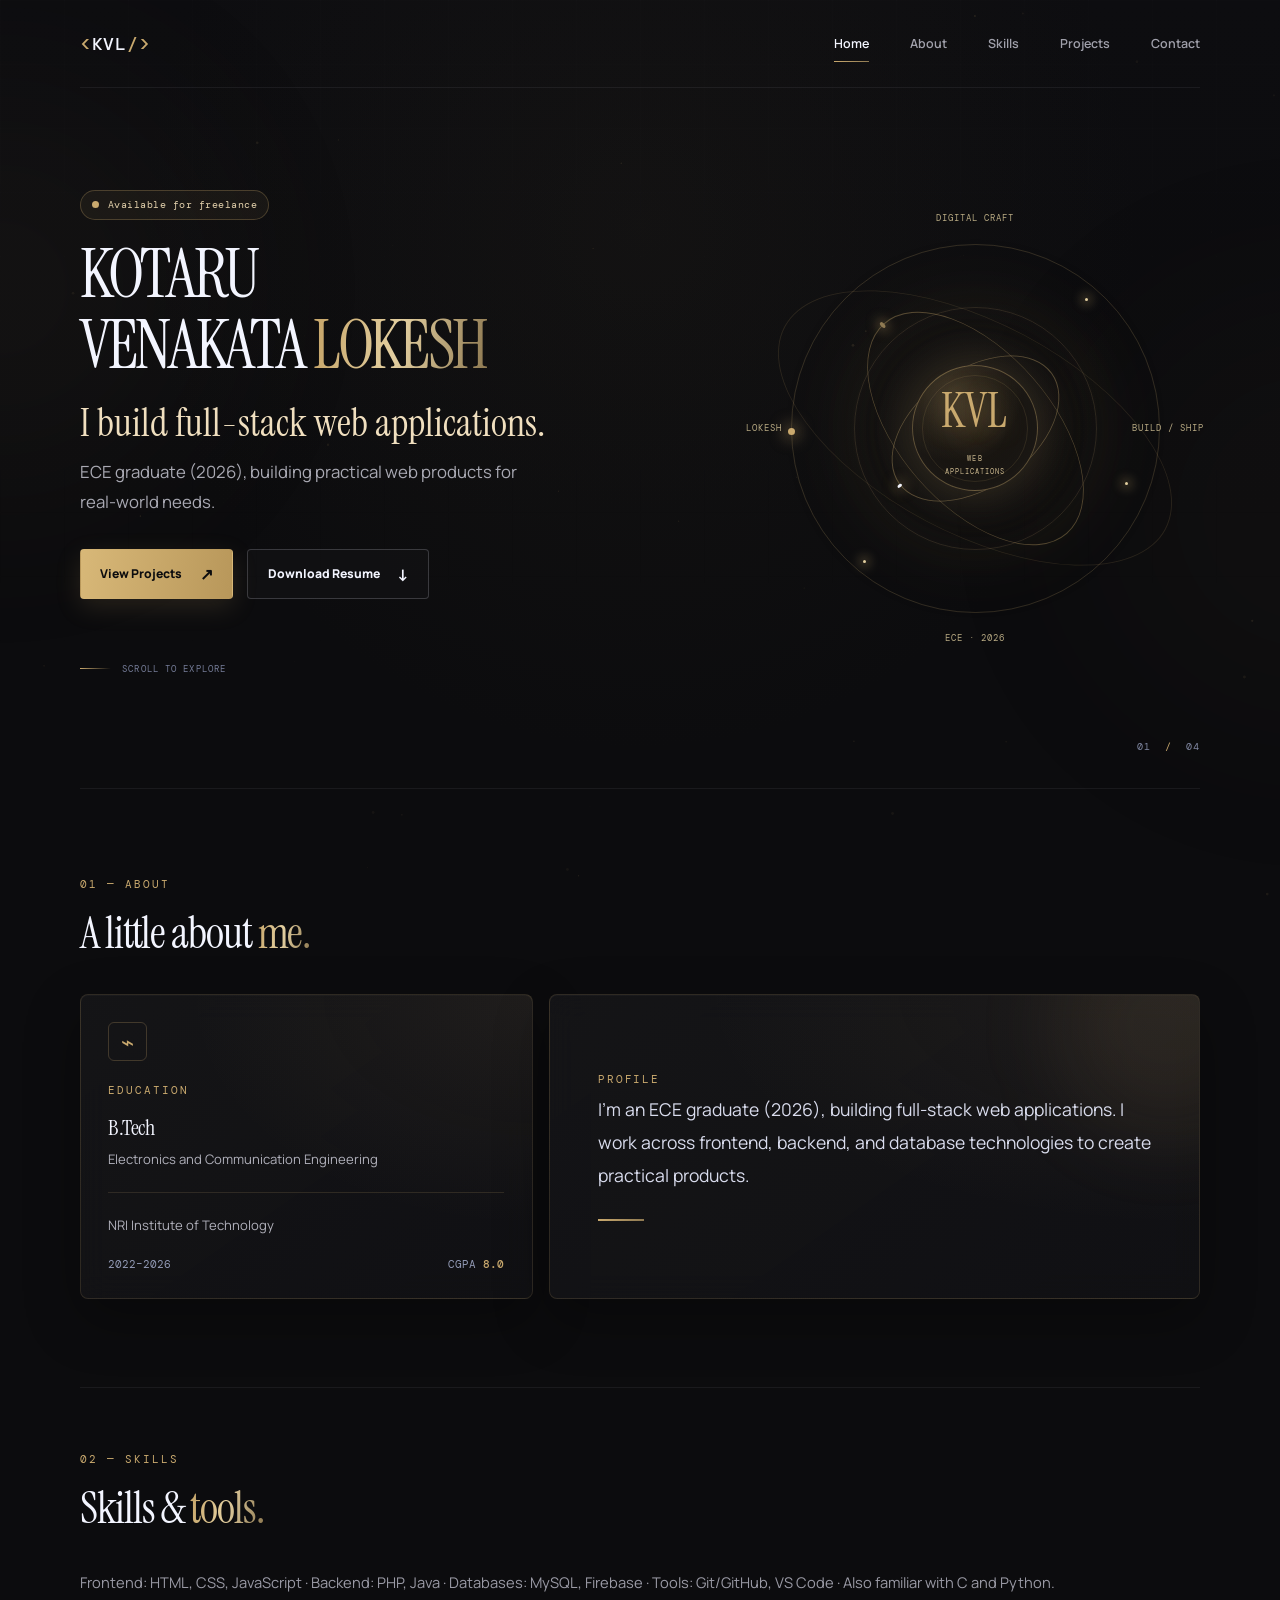
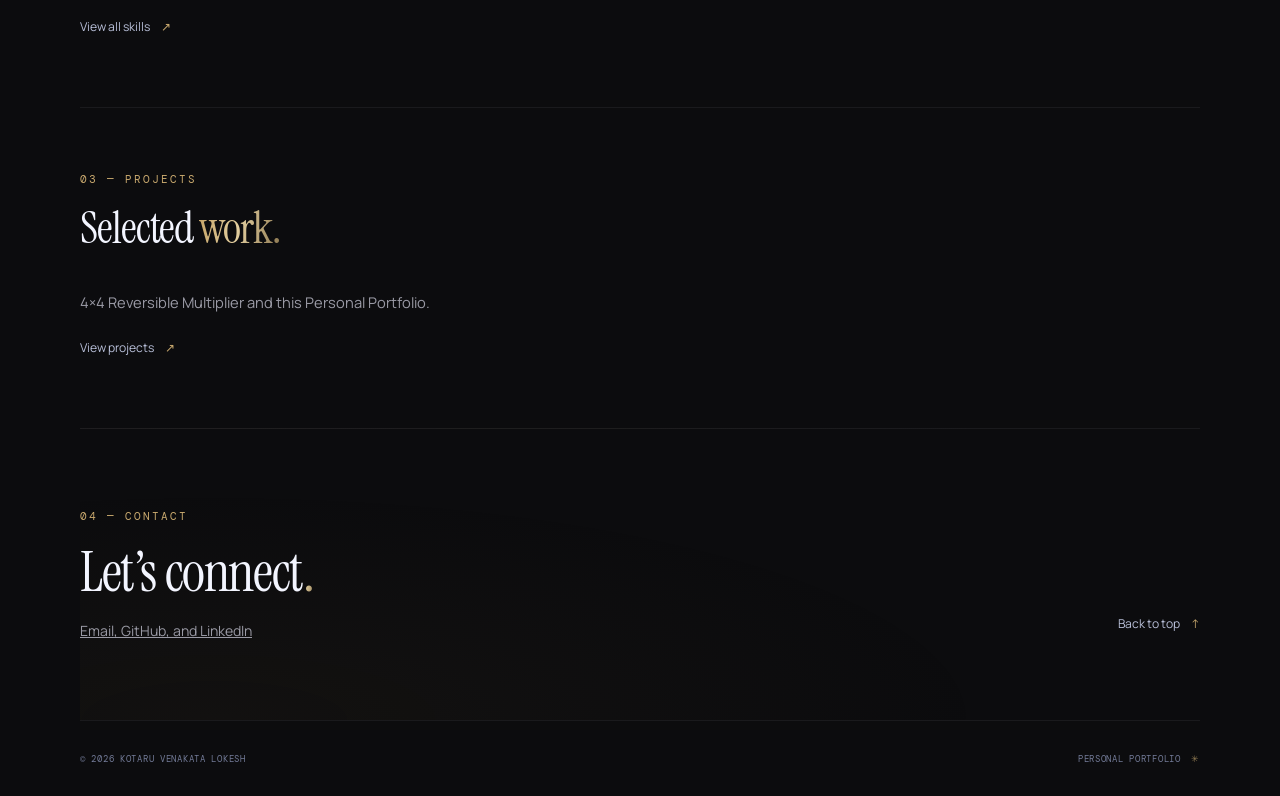
<file: index.html>
<!doctype html>
<html lang="en">
  <head>
    <meta charset="utf-8">
    <meta name="viewport" content="width=device-width, initial-scale=1">
    <title>Kotaru Venkata Lokesh | Web Developer Portfolio</title>

    <meta name="description" content="Explore the portfolio of Kotaru Venkata Lokesh, an Electronics and Communication Engineering graduate and aspiring web developer. Discover his technical skills, projects, and experience.">

    <meta name="author" content="Kotaru Venkata Lokesh">

    <meta name="robots" content="index, follow">

    <link rel="canonical" href="https://lokesh-portfoli0.netlify.app/">

    <meta property="og:title" content="Kotaru Venkata Lokesh | Developer Portfolio">

    <meta property="og:description" content="Explore my developer portfolio, technical skills, and projects.">

    <meta property="og:url" content="https://lokesh-portfoli0.netlify.app/">

    <meta property="og:type" content="website">

    <meta name="theme-color" content="#0c0c0e">
    <link
      rel="icon"
      type="image/svg+xml"
      href="data:image/svg+xml,%3Csvg xmlns='http://www.w3.org/2000/svg' viewBox='0 0 64 64'%3E%3Crect width='64' height='64' rx='14' fill='%230c0c0e'/%3E%3Ctext x='32' y='46' font-size='42' text-anchor='middle' fill='%23c9a96e' font-family='Georgia,serif'%3EK%3C/text%3E%3C/svg%3E"
    >
        <link rel="preconnect" href="https://fonts.googleapis.com">
    <link rel="preconnect" href="https://fonts.gstatic.com" crossorigin>
    <link rel="preload" href="https://fonts.googleapis.com/css2?family=DM+Mono:wght@400;500&family=Instrument+Serif&family=Manrope:wght@400;500;600;700;800&display=swap" as="style">
    <link rel="stylesheet" href="https://fonts.googleapis.com/css2?family=DM+Mono:wght@400;500&family=Instrument+Serif&family=Manrope:wght@400;500;600;700;800&display=swap" media="print" onload="this.media='all'">
    <noscript><link rel="stylesheet" href="https://fonts.googleapis.com/css2?family=DM+Mono:wght@400;500&family=Instrument+Serif&family=Manrope:wght@400;500;600;700;800&display=swap"></noscript>
    <link rel="stylesheet" href="style.css">
    
<script type="application/ld+json">
{
  "@context": "https://schema.org",
  "@type": "Person",
  "name": "Kotaru Venkata Lokesh",
  "url": "https://lokesh-portfoli0.netlify.app/",
  "jobTitle": "Aspiring Web Developer",
  "alumniOf": {
    "@type": "CollegeOrUniversity",
    "name": "NRI Institute of Technology"
  },
  "sameAs": [
    "https://github.com/lokesh-441",
    "https://www.linkedin.com/in/kotaru-venkata-lokesh-1b1a912b4"
  ]
}
</script>

    <script src="script.js" defer></script>
  </head>
  <body>
    <a class="skip-link" href="#main">Skip to content</a>
    <noscript><p class="noscript-message">JavaScript is required for the site navigation and footer. The page content remains available below.</p></noscript>
    <canvas class="ambient-canvas" aria-hidden="true"></canvas>
    <div class="background-grid" aria-hidden="true"></div>
    <div class="glow glow--blue" aria-hidden="true"></div>
    <div class="glow glow--purple" aria-hidden="true"></div>

    <div id="site-header"></div>

    <main id="main">
      <section class="hero section-shell" id="home" aria-labelledby="hero-title">
        <div class="hero__copy">
          <p class="availability-badge"><span class="availability-badge__dot"></span> Available for freelance</p>
          <h1 id="hero-title">KOTARU<br>VENAKATA <span>LOKESH</span></h1>
          <p class="hero__value">I build full-stack web applications.</p>
          <p class="hero__intro">ECE graduate (2026), building practical web products for real-world needs.</p>
          <div class="hero__actions">
            <a class="button button--primary" href="projects.html#projects">
              View Projects <span aria-hidden="true">↗</span>
            </a>
            <!-- Add resume.pdf to the site root for this download link. -->
            <a class="button button--secondary" href="resume.pdf" download>
              Download Resume <span aria-hidden="true">↓</span>
            </a>
          </div>
          <div class="hero__scroll" aria-hidden="true">
            <span class="scroll-line"></span>
            <span>SCROLL TO EXPLORE</span>
          </div>
        </div>

        <div class="hero__visual" aria-hidden="true">
          <div class="orbit orbit--outer"></div>
          <div class="orbit orbit--wide"></div>
          <div class="orbit orbit--middle"></div>
          <div class="orbit orbit--inner"></div>
          <div class="core">
            <span class="core__mark">KVL</span>
            <span class="core__caption">WEB<br>APPLICATIONS</span>
          </div>
          <span class="orbit-label orbit-label--top">DIGITAL CRAFT</span>
          <span class="orbit-label orbit-label--right">BUILD / SHIP</span>
          <span class="orbit-label orbit-label--bottom">ECE · 2026</span>
          <span class="orbit-label orbit-label--left">LOKESH</span>
          <span class="spark spark--one"></span>
          <span class="spark spark--two"></span>
          <span class="spark spark--three"></span>
        </div>

        <div class="hero__index" aria-hidden="true">01 <span>/</span> 04</div>
      </section>

      <section class="about section-shell content-section" id="about" aria-labelledby="about-title">
        <div class="section-heading">
          <p class="eyebrow">01 — ABOUT</p>
          <h2 id="about-title">A little about <span>me.</span></h2>
        </div>
        <div class="about__grid">
          <article class="info-card education-card">
            <div class="card-icon" aria-hidden="true">⌁</div>
            <p class="card-label">EDUCATION</p>
            <h3>B.Tech</h3>
            <p>Electronics and Communication Engineering</p>
            <div class="card-divider"></div>
            <p class="card-meta">NRI Institute of Technology</p>
            <div class="education-card__footer">
              <span>2022–2026</span>
              <span>CGPA <strong>8.0</strong></span>
            </div>
          </article>
          <article class="objective-card">
            <p class="card-label">PROFILE</p>
            <blockquote>
              I’m an ECE graduate (2026), building full-stack web applications.
              I work across frontend, backend, and database technologies to
              create practical products.
            </blockquote>
            <span class="objective-card__rule"></span>
          </article>
        </div>
      </section>

      <section class="minimal-section section-shell content-section" id="skills" aria-labelledby="skills-title">
        <div class="section-heading">
          <p class="eyebrow">02 — SKILLS</p>
          <h2 id="skills-title">Skills &amp; <span>tools.</span></h2>
        </div>
        <p class="section-note">
          Frontend: HTML, CSS, JavaScript · Backend: PHP, Java · Databases:
          MySQL, Firebase · Tools: Git/GitHub, VS Code · Also familiar with C and Python.
        </p>
        <a class="back-to-top" href="skills.html#skills">View all skills <span aria-hidden="true">↗</span></a>
      </section>

      <section class="minimal-section section-shell content-section" id="projects" aria-labelledby="projects-title">
        <div class="section-heading">
          <p class="eyebrow">03 — PROJECTS</p>
          <h2 id="projects-title">Selected <span>work.</span></h2>
        </div>
        <p class="section-note">4×4 Reversible Multiplier and this Personal Portfolio.</p>
        <a class="back-to-top" href="projects.html#projects">View projects <span aria-hidden="true">↗</span></a>
      </section>

      <section class="contact-section section-shell content-section" id="contact" aria-labelledby="contact-title">
        <div>
          <p class="eyebrow">04 — CONTACT</p>
          <h2 id="contact-title">Let’s connect<span>.</span></h2>
          <p class="contact-section__note"><a href="contact.html#contact">Email, GitHub, and LinkedIn</a></p>
        </div>
        <a class="back-to-top" href="#home">Back to top <span aria-hidden="true">↑</span></a>
      </section>
    </main>

    <div id="site-footer"></div>
  </body>
</html>
</file>
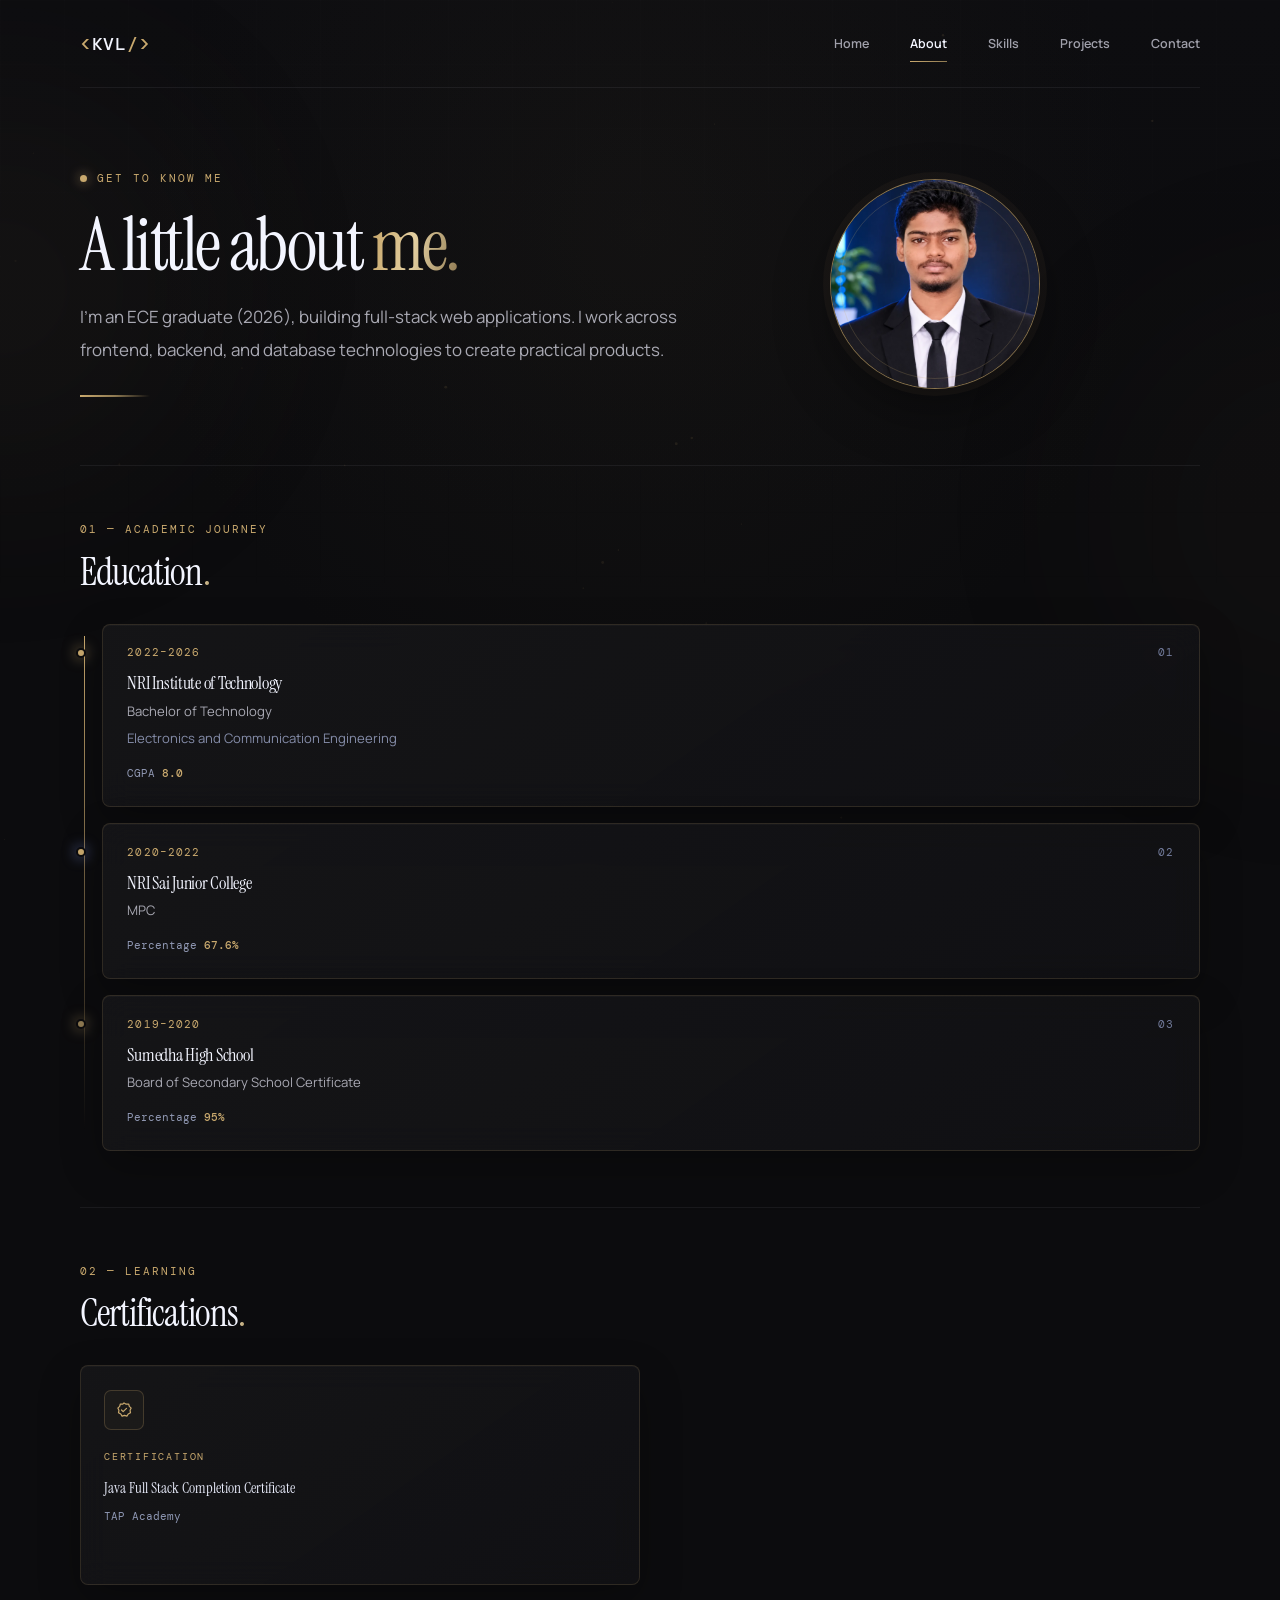
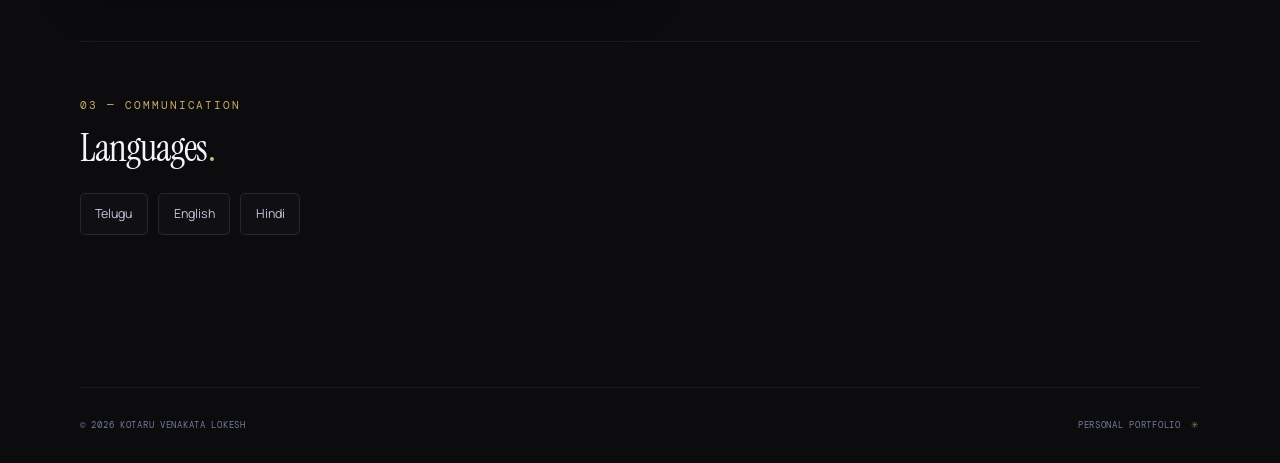
<file: about.html>
<!doctype html>
<html lang="en">
  <head>
    <meta charset="utf-8">
    <meta name="viewport" content="width=device-width, initial-scale=1">
    <meta
      name="description"
      content="Learn about Kotaru Venakata Lokesh, his education, Java Full Stack certification, and languages."
    >
    <meta name="theme-color" content="#0c0c0e">
    <meta property="og:type" content="website">
    <meta property="og:title" content="About | Kotaru Venakata Lokesh">
    <meta
      property="og:description"
      content="Learn about Kotaru Venakata Lokesh, his education, Java Full Stack certification, and languages."
    >
    <meta name="twitter:card" content="summary">
    <meta name="twitter:title" content="About | Kotaru Venakata Lokesh">
    <meta
      name="twitter:description"
      content="Learn about Kotaru Venakata Lokesh, his education, Java Full Stack certification, and languages."
    >
    <link
      rel="icon"
      type="image/svg+xml"
      href="data:image/svg+xml,%3Csvg xmlns='http://www.w3.org/2000/svg' viewBox='0 0 64 64'%3E%3Crect width='64' height='64' rx='14' fill='%230c0c0e'/%3E%3Ctext x='32' y='46' font-size='42' text-anchor='middle' fill='%23c9a96e' font-family='Georgia,serif'%3EK%3C/text%3E%3C/svg%3E"
    >
    <title>About | Kotaru Venakata Lokesh</title>
        <link rel="preconnect" href="https://fonts.googleapis.com">
    <link rel="preconnect" href="https://fonts.gstatic.com" crossorigin>
    <link rel="preload" href="https://fonts.googleapis.com/css2?family=DM+Mono:wght@400;500&family=Instrument+Serif&family=Manrope:wght@400;500;600;700;800&display=swap" as="style">
    <link rel="stylesheet" href="https://fonts.googleapis.com/css2?family=DM+Mono:wght@400;500&family=Instrument+Serif&family=Manrope:wght@400;500;600;700;800&display=swap" media="print" onload="this.media='all'">
    <noscript><link rel="stylesheet" href="https://fonts.googleapis.com/css2?family=DM+Mono:wght@400;500&family=Instrument+Serif&family=Manrope:wght@400;500;600;700;800&display=swap"></noscript>
    <link rel="stylesheet" href="style.css">
    <link rel="stylesheet" href="about.css">
    <script src="script.js" defer></script>
  </head>
  <body>
    <a class="skip-link" href="#main">Skip to content</a>
    <noscript><p class="noscript-message">JavaScript is required for the site navigation and footer. The page content remains available below.</p></noscript>
    <canvas class="ambient-canvas" aria-hidden="true"></canvas>
    <div class="background-grid" aria-hidden="true"></div>
    <div class="glow glow--blue" aria-hidden="true"></div>
    <div class="glow glow--purple" aria-hidden="true"></div>

    <div id="site-header"></div>

    <main id="main">
      <section class="about-page section-shell" id="about" aria-labelledby="about-title">
        <div class="about-intro">
          <div class="about-intro__layout">
            <div class="about-intro__copy">
              <p class="eyebrow"><span class="status-dot"></span> GET TO KNOW ME</p>
              <h1 id="about-title">A little about <span>me.</span></h1>
              <p>
                I’m an ECE graduate (2026), building full-stack web applications.
                I work across frontend, backend, and database technologies to
                create practical products.
              </p>
              <div class="about-intro__line" aria-hidden="true"></div>
            </div>
            <div class="profile-photo">
              <img
                class="profile-photo__image"
                src="profile.webp"
                alt="Kotaru Venkata Lokesh - Developer Portfolio"
                loading="eager"
                decoding="async"
              >
              <span class="profile-photo__fallback" aria-hidden="true">KVL</span>
            </div>
          </div>
        </div>

        <section class="about-block education-block" aria-labelledby="education-title">
          <div class="about-section-heading">
            <p class="eyebrow">01 — ACADEMIC JOURNEY</p>
            <h2 id="education-title">Education<span>.</span></h2>
          </div>
          <div class="education-timeline">
            <article class="timeline-entry">
              <span class="timeline-entry__marker" aria-hidden="true"></span>
              <div class="timeline-card">
                <div class="timeline-card__topline">
                  <span class="timeline-card__period">2022–2026</span>
                  <span class="timeline-card__index">01</span>
                </div>
                <h3>NRI Institute of Technology</h3>
                <p class="timeline-card__qualification">Bachelor of Technology</p>
                <p class="timeline-card__detail">Electronics and Communication Engineering</p>
                <p class="timeline-card__result">CGPA <strong>8.0</strong></p>
              </div>
            </article>
            <article class="timeline-entry">
              <span class="timeline-entry__marker" aria-hidden="true"></span>
              <div class="timeline-card">
                <div class="timeline-card__topline">
                  <span class="timeline-card__period">2020–2022</span>
                  <span class="timeline-card__index">02</span>
                </div>
                <h3>NRI Sai Junior College</h3>
                <p class="timeline-card__qualification">MPC</p>
                <p class="timeline-card__result">Percentage <strong>67.6%</strong></p>
              </div>
            </article>
            <article class="timeline-entry">
              <span class="timeline-entry__marker" aria-hidden="true"></span>
              <div class="timeline-card">
                <div class="timeline-card__topline">
                  <span class="timeline-card__period">2019–2020</span>
                  <span class="timeline-card__index">03</span>
                </div>
                <h3>Sumedha High School</h3>
                <p class="timeline-card__qualification">
                  Board of Secondary School Certificate
                </p>
                <p class="timeline-card__result">Percentage <strong>95%</strong></p>
              </div>
            </article>
          </div>
        </section>

        <section class="about-block" aria-labelledby="certifications-title">
          <div class="about-section-heading">
            <p class="eyebrow">02 — LEARNING</p>
            <h2 id="certifications-title">Certifications<span>.</span></h2>
          </div>
          <div class="certification-grid">
            <article class="certification-card">
              <span class="detail-icon" aria-hidden="true">
                <svg viewBox="0 0 24 24" fill="none">
                  <path d="M12 3.5 14.6 5l3-.2.8 2.9 2.2 2-1.3 2.7.5 3-2.7 1.4-1.6 2.5-2.9-.9-2.9.9-1.6-2.5-2.7-1.4.5-3-1.3-2.7 2.2-2 .8-2.9 3 .2L12 3.5Z" />
                  <path d="m9 12 2 2 4-4" />
                </svg>
              </span>
              <p class="card-label">CERTIFICATION</p>
              <h3>Java Full Stack Completion Certificate</h3>
              <p class="certification-card__issuer">TAP Academy</p>
            </article>
          </div>
        </section>

        <div class="about-details-grid">
          <section class="detail-panel" aria-labelledby="languages-title">
            <div class="about-section-heading">
              <p class="eyebrow">03 — COMMUNICATION</p>
              <h2 id="languages-title">Languages<span>.</span></h2>
            </div>
            <ul class="tag-list" aria-label="Languages known">
              <li>Telugu</li>
              <li>English</li>
              <li>Hindi</li>
            </ul>
          </section>
        </div>
      </section>
    </main>

    <div id="site-footer"></div>
  </body>
</html>
</file>
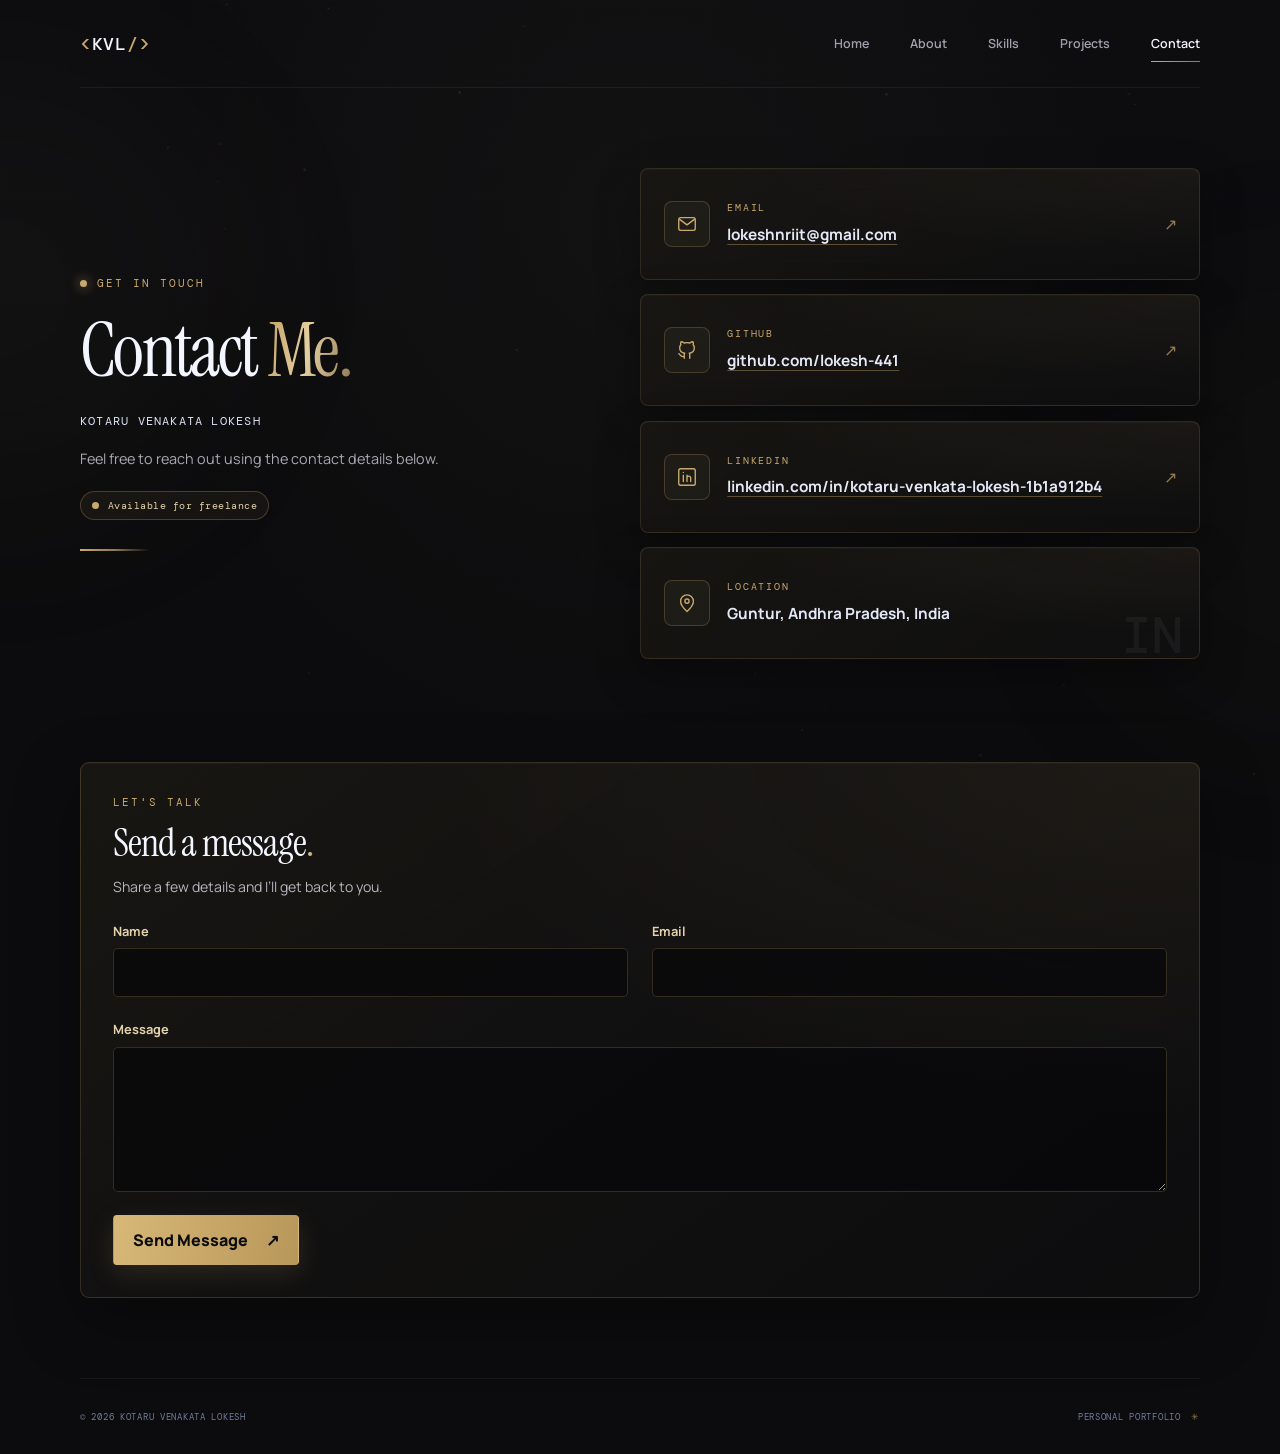
<file: contact.html>
<!doctype html>
<html lang="en">
  <head>
    <meta charset="utf-8">
    <meta name="viewport" content="width=device-width, initial-scale=1">
    <meta
      name="description"
      content="Contact Kotaru Venakata Lokesh by email, GitHub, or LinkedIn. Based in Guntur, Andhra Pradesh, India."
    >
    <meta name="theme-color" content="#0c0c0e">
    <meta property="og:type" content="website">
    <meta property="og:title" content="Contact | Kotaru Venakata Lokesh">
    <meta
      property="og:description"
      content="Contact Kotaru Venakata Lokesh by email, GitHub, or LinkedIn. Based in Guntur, Andhra Pradesh, India."
    >
    <meta name="twitter:card" content="summary">
    <meta name="twitter:title" content="Contact | Kotaru Venakata Lokesh">
    <meta
      name="twitter:description"
      content="Contact Kotaru Venakata Lokesh by email, GitHub, or LinkedIn. Based in Guntur, Andhra Pradesh, India."
    >
    <link
      rel="icon"
      type="image/svg+xml"
      href="data:image/svg+xml,%3Csvg xmlns='http://www.w3.org/2000/svg' viewBox='0 0 64 64'%3E%3Crect width='64' height='64' rx='14' fill='%230c0c0e'/%3E%3Ctext x='32' y='46' font-size='42' text-anchor='middle' fill='%23c9a96e' font-family='Georgia,serif'%3EK%3C/text%3E%3C/svg%3E"
    >
    <title>Contact | Kotaru Venakata Lokesh</title>
        <link rel="preconnect" href="https://fonts.googleapis.com">
    <link rel="preconnect" href="https://fonts.gstatic.com" crossorigin>
    <link rel="preload" href="https://fonts.googleapis.com/css2?family=DM+Mono:wght@400;500&family=Instrument+Serif&family=Manrope:wght@400;500;600;700;800&display=swap" as="style">
    <link rel="stylesheet" href="https://fonts.googleapis.com/css2?family=DM+Mono:wght@400;500&family=Instrument+Serif&family=Manrope:wght@400;500;600;700;800&display=swap" media="print" onload="this.media='all'">
    <noscript><link rel="stylesheet" href="https://fonts.googleapis.com/css2?family=DM+Mono:wght@400;500&family=Instrument+Serif&family=Manrope:wght@400;500;600;700;800&display=swap"></noscript>
    <link rel="stylesheet" href="style.css">
    <link rel="stylesheet" href="contact.css">
    <script src="script.js" defer></script>
  </head>
  <body>
    <a class="skip-link" href="#main">Skip to content</a>
    <noscript><p class="noscript-message">JavaScript is required for the site navigation and footer. The page content remains available below.</p></noscript>
    <canvas class="ambient-canvas" aria-hidden="true"></canvas>
    <div class="background-grid" aria-hidden="true"></div>
    <div class="glow glow--blue" aria-hidden="true"></div>
    <div class="glow glow--purple" aria-hidden="true"></div>

    <div id="site-header"></div>

    <main id="main">
      <section class="contact-page section-shell" id="contact" aria-labelledby="contact-title">
        <div class="contact-intro">
          <p class="eyebrow"><span class="status-dot"></span> GET IN TOUCH</p>
          <h1 id="contact-title">Contact <span>Me.</span></h1>
          <p class="contact-intro__name">KOTARU VENAKATA LOKESH</p>
          <p class="contact-intro__copy">
            Feel free to reach out using the contact details below.
          </p>
          <p class="availability-badge">
            <span class="availability-badge__dot" aria-hidden="true"></span>
            Available for freelance
          </p>
          <div class="contact-intro__line" aria-hidden="true"></div>
        </div>

        <div class="contact-cards">
          <article class="contact-card">
            <span class="contact-card__icon" aria-hidden="true">
              <svg viewBox="0 0 24 24" fill="none">
                <rect x="3" y="5" width="18" height="14" rx="2" />
                <path d="m4 7 8 6 8-6" />
              </svg>
            </span>
            <div class="contact-card__content">
              <p class="card-label">EMAIL</p>
              <a href="mailto:lokeshnriit@gmail.com">lokeshnriit@gmail.com</a>
            </div>
            <span class="contact-card__arrow" aria-hidden="true">↗</span>
          </article>

          <article class="contact-card">
            <span class="contact-card__icon" aria-hidden="true">
              <svg viewBox="0 0 24 24" fill="none"><path d="M9 19c-4.3 1.4-4.3-2.5-6-3m12 5v-3.5c0-1 .1-1.4-.5-2 2.8-.3 5.5-1.4 5.5-6a4.6 4.6 0 0 0-1.3-3.2 4.2 4.2 0 0 0-.1-3.2s-1.1-.3-3.5 1.3a12 12 0 0 0-6.2 0C6.5 2.800 5.400 3.100 5.400 3.100a4.200 4.200 0 0 0-.1 3.200A4.600 4.600 0 0 0 4 9.500c0 4.600 2.700 5.700 5.500 6-.6.600-.6 1.200-.5 2V21" /></svg>
            </span>
            <div class="contact-card__content">
              <p class="card-label">GITHUB</p>
              <a href="https://github.com/lokesh-441" target="_blank" rel="noopener noreferrer">github.com/lokesh-441</a>
            </div>
            <span class="contact-card__arrow" aria-hidden="true">↗</span>
          </article>

          <article class="contact-card">
            <span class="contact-card__icon" aria-hidden="true">
              <svg viewBox="0 0 24 24" fill="none"><rect x="3" y="3" width="18" height="18" rx="2" /><path d="M8 10v7M8 7v.01M12 17v-4a2 2 0 0 1 4 0v4M12 10v7" /></svg>
            </span>
            <div class="contact-card__content">
              <p class="card-label">LINKEDIN</p>
              <a href="https://www.linkedin.com/in/kotaru-venkata-lokesh-1b1a912b4" target="_blank" rel="noopener noreferrer">linkedin.com/in/kotaru-venkata-lokesh-1b1a912b4</a>
            </div>
            <span class="contact-card__arrow" aria-hidden="true">↗</span>
          </article>

          <article class="contact-card contact-card--location">
            <span class="contact-card__icon" aria-hidden="true">
              <svg viewBox="0 0 24 24" fill="none">
                <path d="M19 10.2c0 5-7 11-7 11s-7-6-7-11a7 7 0 1 1 14 0Z" />
                <circle cx="12" cy="10" r="2.3" />
              </svg>
            </span>
            <div class="contact-card__content">
              <p class="card-label">LOCATION</p>
              <p>Guntur, Andhra Pradesh, India</p>
            </div>
            <span class="contact-card__decoration" aria-hidden="true">IN</span>
          </article>
        </div>

        <!-- Update the action URL if the Formspree form ID changes. -->
        <form
          class="contact-form"
          id="contact-form"
          action="https://formspree.io/f/mdegkkyq"
          method="POST"
          aria-labelledby="contact-form-title"
        >
          <div class="contact-form__heading">
            <p class="eyebrow">LET'S TALK</p>
            <h2 id="contact-form-title">Send a message<span>.</span></h2>
            <p>Share a few details and I’ll get back to you.</p>
          </div>

          <div class="form-field">
            <label for="contact-name">Name</label>
            <input
              id="contact-name"
              name="name"
              type="text"
              autocomplete="name"
              maxlength="100"
              required
              aria-describedby="contact-name-error"
              aria-invalid="false"
            >
            <p class="form-error" id="contact-name-error" aria-live="polite"></p>
          </div>

          <div class="form-field">
            <label for="contact-email">Email</label>
            <input
              id="contact-email"
              name="email"
              type="email"
              autocomplete="email"
              inputmode="email"
              maxlength="254"
              required
              aria-describedby="contact-email-error"
              aria-invalid="false"
            >
            <p class="form-error" id="contact-email-error" aria-live="polite"></p>
          </div>

          <div class="form-field form-field--message">
            <label for="contact-message">Message</label>
            <textarea
              id="contact-message"
              name="message"
              rows="5"
              maxlength="5000"
              required
              aria-describedby="contact-message-error"
              aria-invalid="false"
            ></textarea>
            <p class="form-error" id="contact-message-error" aria-live="polite"></p>
          </div>

          <div class="contact-form__footer">
            <button class="button button--primary contact-form__submit" type="submit">
              <span class="contact-form__submit-label">Send Message</span>
              <span aria-hidden="true">↗</span>
            </button>
            <p
              class="form-status"
              id="contact-form-status"
              role="status"
              aria-live="polite"
              hidden
            ></p>
          </div>
        </form>
      </section>
    </main>

    <div id="site-footer"></div>
  </body>
</html>
</file>
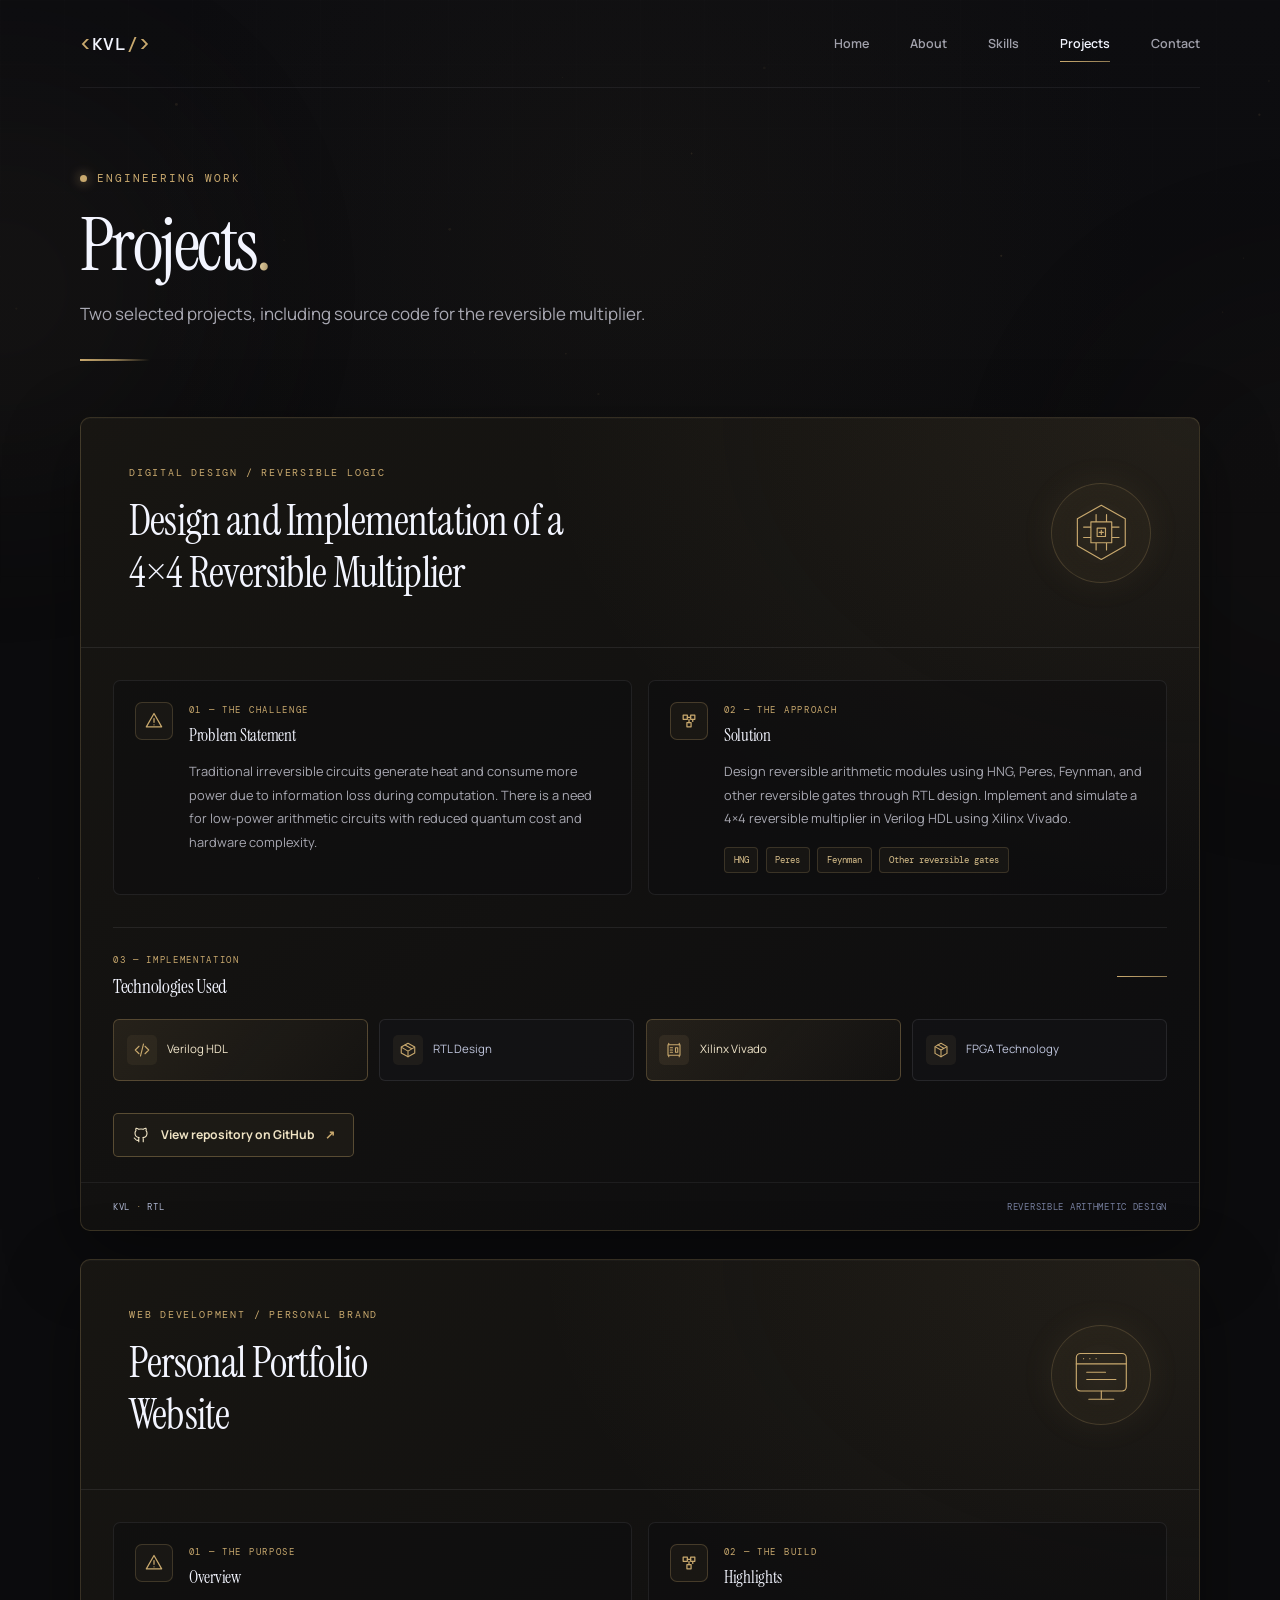
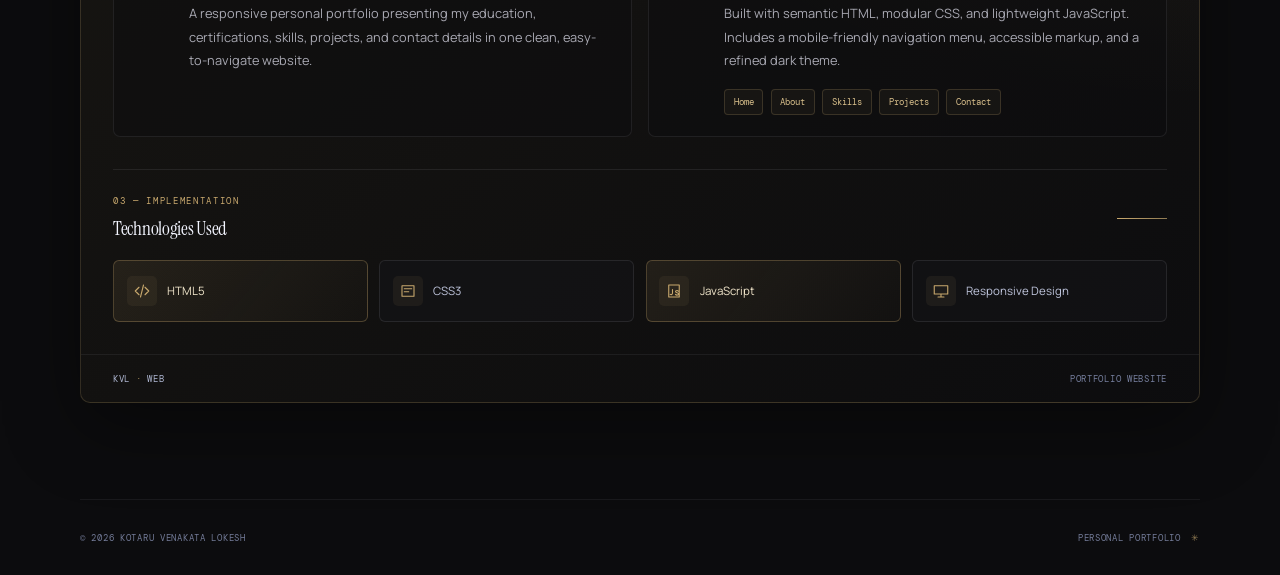
<file: projects.html>
<!doctype html>
<html lang="en">
  <head>
    <meta charset="utf-8">
    <meta name="viewport" content="width=device-width, initial-scale=1">
    <meta
      name="description"
      content="Projects by Kotaru Venakata Lokesh: a 4×4 Reversible Multiplier and a personal portfolio website."
    >
    <meta name="theme-color" content="#0c0c0e">
    <meta property="og:type" content="website">
    <meta property="og:title" content="Projects | Kotaru Venakata Lokesh">
    <meta
      property="og:description"
      content="Projects by Kotaru Venakata Lokesh: a 4×4 Reversible Multiplier and a personal portfolio website."
    >
    <meta name="twitter:card" content="summary">
    <meta name="twitter:title" content="Projects | Kotaru Venakata Lokesh">
    <meta
      name="twitter:description"
      content="Projects by Kotaru Venakata Lokesh: a 4×4 Reversible Multiplier and a personal portfolio website."
    >
    <link
      rel="icon"
      type="image/svg+xml"
      href="data:image/svg+xml,%3Csvg xmlns='http://www.w3.org/2000/svg' viewBox='0 0 64 64'%3E%3Crect width='64' height='64' rx='14' fill='%230c0c0e'/%3E%3Ctext x='32' y='46' font-size='42' text-anchor='middle' fill='%23c9a96e' font-family='Georgia,serif'%3EK%3C/text%3E%3C/svg%3E"
    >
    <title>Projects | Kotaru Venakata Lokesh</title>
        <link rel="preconnect" href="https://fonts.googleapis.com">
    <link rel="preconnect" href="https://fonts.gstatic.com" crossorigin>
    <link rel="preload" href="https://fonts.googleapis.com/css2?family=DM+Mono:wght@400;500&family=Instrument+Serif&family=Manrope:wght@400;500;600;700;800&display=swap" as="style">
    <link rel="stylesheet" href="https://fonts.googleapis.com/css2?family=DM+Mono:wght@400;500&family=Instrument+Serif&family=Manrope:wght@400;500;600;700;800&display=swap" media="print" onload="this.media='all'">
    <noscript><link rel="stylesheet" href="https://fonts.googleapis.com/css2?family=DM+Mono:wght@400;500&family=Instrument+Serif&family=Manrope:wght@400;500;600;700;800&display=swap"></noscript>
    <link rel="stylesheet" href="style.css">
    <link rel="stylesheet" href="projects.css">
    <script src="script.js" defer></script>
  </head>
  <body>
    <a class="skip-link" href="#main">Skip to content</a>
    <noscript><p class="noscript-message">JavaScript is required for the site navigation and footer. The page content remains available below.</p></noscript>
    <canvas class="ambient-canvas" aria-hidden="true"></canvas>
    <div class="background-grid" aria-hidden="true"></div>
    <div class="glow glow--blue" aria-hidden="true"></div>
    <div class="glow glow--purple" aria-hidden="true"></div>

    <div id="site-header"></div>

    <main id="main">
      <section class="projects-page section-shell" id="projects" aria-labelledby="projects-title">
        <div class="projects-intro">
          <p class="eyebrow"><span class="status-dot"></span> ENGINEERING WORK</p>
          <h1 id="projects-title">Projects<span>.</span></h1>
          <p>Two selected projects, including source code for the reversible multiplier.</p>
          <div class="projects-intro__line" aria-hidden="true"></div>
        </div>

        <article class="project-card" aria-labelledby="project-title">
          <div class="project-card__header">
            <div class="project-card__heading">
              <p class="card-label">DIGITAL DESIGN / REVERSIBLE LOGIC</p>
              <h2 id="project-title">Design and Implementation of a<br class="desktop-break"> 4×4 Reversible Multiplier</h2>
            </div>
            <div class="project-emblem" aria-hidden="true">
              <svg viewBox="0 0 64 64" fill="none">
                <path d="M32 6 55 19v26L32 58 9 45V19L32 6Z" />
                <path d="M22 22h20v20H22zM15 27h7M42 27h7M15 37h7M42 37h7M27 15v7M37 15v7M27 42v7M37 42v7" />
                <path d="M28 28h8v8h-8zM30 32h4M32 30v4" />
              </svg>
            </div>
          </div>

          <div class="project-card__body">
            <section class="project-detail" aria-labelledby="problem-title">
              <div class="project-detail__icon" aria-hidden="true">
                <svg viewBox="0 0 24 24" fill="none">
                  <path d="M12 3 2.8 19h18.4L12 3Z" />
                  <path d="M12 9v4.5M12 16.5h.01" />
                </svg>
              </div>
              <div>
                <p class="eyebrow">01 — THE CHALLENGE</p>
                <h3 id="problem-title">Problem Statement</h3>
                <p>
                  Traditional irreversible circuits generate heat and consume
                  more power due to information loss during computation. There
                  is a need for low-power arithmetic circuits with reduced
                  quantum cost and hardware complexity.
                </p>
              </div>
            </section>

            <section class="project-detail project-detail--solution" aria-labelledby="solution-title">
              <div class="project-detail__icon project-detail__icon--purple" aria-hidden="true">
                <svg viewBox="0 0 24 24" fill="none">
                  <path d="M5 5h5v5H5zM14 5h5v5h-5zM9.5 14h5v5h-5z" />
                  <path d="M10 7.5h4M16.5 10v2.5M12 10v4" />
                </svg>
              </div>
              <div>
                <p class="eyebrow">02 — THE APPROACH</p>
                <h3 id="solution-title">Solution</h3>
                <p>
                  Design reversible arithmetic modules using HNG, Peres,
                  Feynman, and other reversible gates through RTL design.
                  Implement and simulate a 4×4 reversible multiplier in
                  Verilog HDL using Xilinx Vivado.
                </p>
                <div class="gate-list" aria-label="Reversible gates">
                  <span>HNG</span>
                  <span>Peres</span>
                  <span>Feynman</span>
                  <span>Other reversible gates</span>
                </div>
              </div>
            </section>
          </div>

          <section class="technology-section" aria-labelledby="technology-title">
            <div class="technology-section__heading">
              <div>
                <p class="eyebrow">03 — IMPLEMENTATION</p>
                <h3 id="technology-title">Technologies Used</h3>
              </div>
              <span class="technology-section__rule" aria-hidden="true"></span>
            </div>
            <ul class="technology-list">
              <li class="technology-chip technology-chip--featured">
                <span class="technology-chip__icon" aria-hidden="true">
                  <svg viewBox="0 0 24 24" fill="none">
                    <path d="m8 7-5 5 5 5M16 7l5 5-5 5M14 4l-4 16" />
                  </svg>
                </span>
                <span>Verilog HDL</span>
              </li>
              <li class="technology-chip">
                <span class="technology-chip__icon" aria-hidden="true">
                  <svg viewBox="0 0 24 24" fill="none">
                    <path d="M12 3 3 8v8l9 5 9-5V8l-9-5Z" />
                    <path d="m3.5 8.5 8.5 5 8.5-5M12 13.5V21M8 5.3l9 5.1" />
                  </svg>
                </span>
                <span>RTL Design</span>
              </li>
              <li class="technology-chip technology-chip--featured technology-chip--purple">
                <span class="technology-chip__icon" aria-hidden="true">
                  <svg viewBox="0 0 24 24" fill="none">
                    <path d="M4 5h16v14H4zM7 9h3M7 12h3M7 15h3M14 9h3v6h-3z" />
                    <path d="M5 3v2M19 3v2M5 19v2M19 19v2" />
                  </svg>
                </span>
                <span>Xilinx Vivado</span>
              </li>
              <li class="technology-chip">
                <span class="technology-chip__icon" aria-hidden="true">
                  <svg viewBox="0 0 24 24" fill="none">
                    <path d="M12 3 4 7.5v9L12 21l8-4.5v-9L12 3Z" />
                    <path d="m4.5 7.8 7.5 4.3 7.5-4.3M12 12.1V21M8 5.2l7.5 4.4" />
                  </svg>
                </span>
                <span>FPGA Technology</span>
              </li>
            </ul>
          </section>

          <div class="project-links">
            <a class="project-link" href="https://github.com/lokesh-441/Fundamental-Digital-Module-Realization-using-RTL-Design-for-Quantum-Mechanics.git" target="_blank" rel="noopener noreferrer">
              <svg viewBox="0 0 24 24" fill="none"><path d="M9 19c-4.3 1.4-4.3-2.5-6-3m12 5v-3.5c0-1 .1-1.4-.5-2 2.8-.3 5.5-1.4 5.5-6a4.6 4.6 0 0 0-1.3-3.2 4.2 4.2 0 0 0-.1-3.2s-1.1-.3-3.5 1.3a12 12 0 0 0-6.2 0C6.5 2.800 5.400 3.100 5.400 3.100a4.200 4.200 0 0 0-.1 3.200A4.600 4.600 0 0 0 4 9.500c0 4.600 2.700 5.700 5.500 6-.6.600-.6 1.200-.5 2V21" /></svg>
              <span>View repository on GitHub</span>
              <span class="project-link__arrow" aria-hidden="true">↗</span>
            </a>
          </div>

          <div class="project-card__footer">
            <span class="project-card__footer-mark" aria-hidden="true">KVL <span>·</span> RTL</span>
            <span>REVERSIBLE ARITHMETIC DESIGN</span>
          </div>
        </article>

        <article class="project-card" aria-labelledby="project-title-2">
          <div class="project-card__header">
            <div class="project-card__heading">
              <p class="card-label">WEB DEVELOPMENT / PERSONAL BRAND</p>
              <h2 id="project-title-2">Personal Portfolio<br class="desktop-break"> Website</h2>
            </div>
            <div class="project-emblem" aria-hidden="true">
              <svg viewBox="0 0 64 64" fill="none">
                <rect x="8" y="12" width="48" height="36" rx="4" />
                <path d="M8 22h48M20 56h24M32 48v8" />
                <path d="M15 17h.01M21 17h.01M27 17h.01M18 30h18M18 37h28" />
              </svg>
            </div>
          </div>

          <div class="project-card__body">
            <section class="project-detail" aria-labelledby="problem-title-2">
              <div class="project-detail__icon" aria-hidden="true">
                <svg viewBox="0 0 24 24" fill="none">
                  <path d="M12 3 2.8 19h18.4L12 3Z" />
                  <path d="M12 9v4.5M12 16.5h.01" />
                </svg>
              </div>
              <div>
                <p class="eyebrow">01 — THE PURPOSE</p>
                <h3 id="problem-title-2">Overview</h3>
                <p>A responsive personal portfolio presenting my education, certifications, skills, projects, and contact details in one clean, easy-to-navigate website.</p>
              </div>
            </section>

            <section class="project-detail project-detail--solution" aria-labelledby="solution-title-2">
              <div class="project-detail__icon project-detail__icon--purple" aria-hidden="true">
                <svg viewBox="0 0 24 24" fill="none">
                  <path d="M5 5h5v5H5zM14 5h5v5h-5zM9.5 14h5v5h-5z" />
                  <path d="M10 7.5h4M16.5 10v2.5M12 10v4" />
                </svg>
              </div>
              <div>
                <p class="eyebrow">02 — THE BUILD</p>
                <h3 id="solution-title-2">Highlights</h3>
                <p>Built with semantic HTML, modular CSS, and lightweight JavaScript. Includes a mobile-friendly navigation menu, accessible markup, and a refined dark theme.</p>
                <div class="gate-list" aria-label="Pages">
                  <span>Home</span>
                  <span>About</span>
                  <span>Skills</span>
                  <span>Projects</span>
                  <span>Contact</span>
                </div>
              </div>
            </section>
          </div>

          <section class="technology-section" aria-labelledby="technology-title-2">
            <div class="technology-section__heading">
              <div>
                <p class="eyebrow">03 — IMPLEMENTATION</p>
                <h3 id="technology-title-2">Technologies Used</h3>
              </div>
              <span class="technology-section__rule" aria-hidden="true"></span>
            </div>
            <ul class="technology-list">
              <li class="technology-chip technology-chip--featured">
                <span class="technology-chip__icon" aria-hidden="true">
                  <svg viewBox="0 0 24 24" fill="none">
                    <path d="m8 7-5 5 5 5M16 7l5 5-5 5M14 4l-4 16" />
                  </svg>
                </span>
                <span>HTML5</span>
              </li>
              <li class="technology-chip">
                <span class="technology-chip__icon" aria-hidden="true">
                  <svg viewBox="0 0 24 24" fill="none">
                    <path d="M4 5h16v14H4zM7 9h10M7 13h6" />
                  </svg>
                </span>
                <span>CSS3</span>
              </li>
              <li class="technology-chip technology-chip--featured">
                <span class="technology-chip__icon" aria-hidden="true">
                  <svg viewBox="0 0 24 24" fill="none">
                    <path d="M5 4h14v16H5zM10 10v5a2 2 0 0 1-3 1.500M14 16.500c.5.800 1.200 1 2 1 1.200 0 2-.600 2-1.500s-.800-1.300-2-1.600-2-.700-2-1.600 .800-1.500 2-1.500c.800 0 1.400.300 1.800 1" />
                  </svg>
                </span>
                <span>JavaScript</span>
              </li>
              <li class="technology-chip">
                <span class="technology-chip__icon" aria-hidden="true">
                  <svg viewBox="0 0 24 24" fill="none">
                    <path d="M3 5h18v11H3zM8 20h8M12 16v4" />
                  </svg>
                </span>
                <span>Responsive Design</span>
              </li>
            </ul>
          </section>

          <div class="project-card__footer">
            <span class="project-card__footer-mark" aria-hidden="true">KVL <span>·</span> WEB</span>
            <span>PORTFOLIO WEBSITE</span>
          </div>
        </article>
      </section>
    </main>

    <div id="site-footer"></div>
  </body>
</html>
</file>
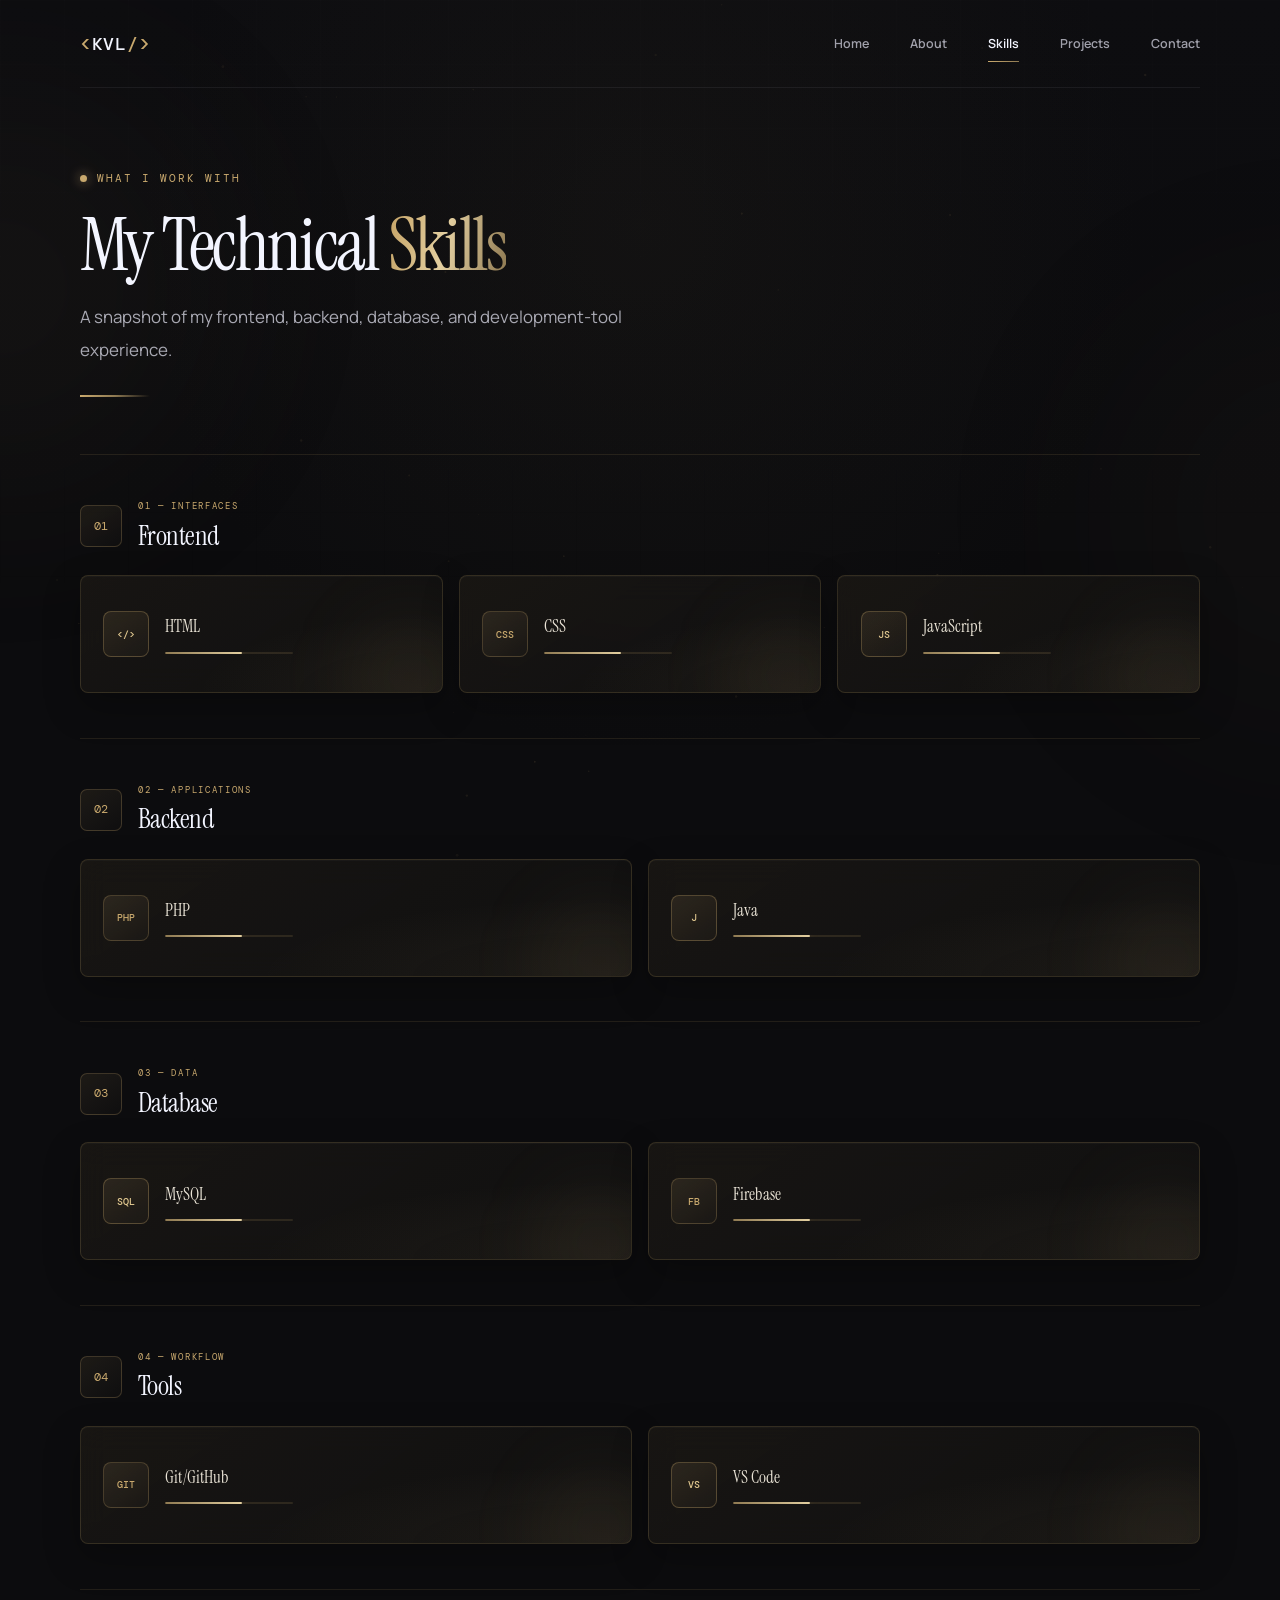
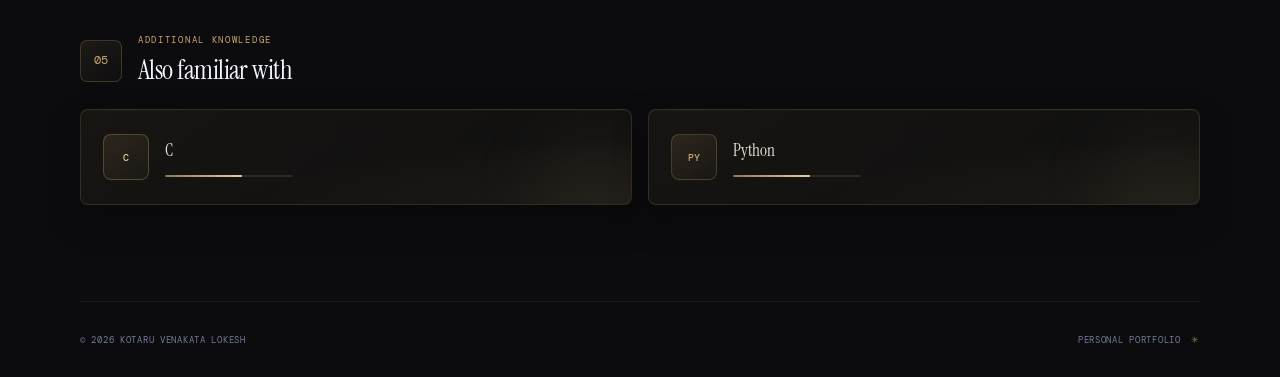
<file: skills.html>
<!doctype html>
<html lang="en">
  <head>
    <meta charset="utf-8">
    <meta name="viewport" content="width=device-width, initial-scale=1">
    <meta
      name="description"
      content="Technical skills of Kotaru Venakata Lokesh across frontend, backend, databases, and development tools."
    >
    <meta name="theme-color" content="#0c0c0e">
    <meta property="og:type" content="website">
    <meta property="og:title" content="Skills | Kotaru Venakata Lokesh">
    <meta
      property="og:description"
      content="Technical skills of Kotaru Venakata Lokesh across frontend, backend, databases, and development tools."
    >
    <meta name="twitter:card" content="summary">
    <meta name="twitter:title" content="Skills | Kotaru Venakata Lokesh">
    <meta
      name="twitter:description"
      content="Technical skills of Kotaru Venakata Lokesh across frontend, backend, databases, and development tools."
    >
    <link
      rel="icon"
      type="image/svg+xml"
      href="data:image/svg+xml,%3Csvg xmlns='http://www.w3.org/2000/svg' viewBox='0 0 64 64'%3E%3Crect width='64' height='64' rx='14' fill='%230c0c0e'/%3E%3Ctext x='32' y='46' font-size='42' text-anchor='middle' fill='%23c9a96e' font-family='Georgia,serif'%3EK%3C/text%3E%3C/svg%3E"
    >
    <title>Skills | Kotaru Venakata Lokesh</title>
        <link rel="preconnect" href="https://fonts.googleapis.com">
    <link rel="preconnect" href="https://fonts.gstatic.com" crossorigin>
    <link rel="preload" href="https://fonts.googleapis.com/css2?family=DM+Mono:wght@400;500&family=Instrument+Serif&family=Manrope:wght@400;500;600;700;800&display=swap" as="style">
    <link rel="stylesheet" href="https://fonts.googleapis.com/css2?family=DM+Mono:wght@400;500&family=Instrument+Serif&family=Manrope:wght@400;500;600;700;800&display=swap" media="print" onload="this.media='all'">
    <noscript><link rel="stylesheet" href="https://fonts.googleapis.com/css2?family=DM+Mono:wght@400;500&family=Instrument+Serif&family=Manrope:wght@400;500;600;700;800&display=swap"></noscript>
    <link rel="stylesheet" href="style.css">
    <link rel="stylesheet" href="skills.css">
    <script src="script.js" defer></script>
  </head>
  <body>
    <a class="skip-link" href="#main">Skip to content</a>
    <noscript><p class="noscript-message">JavaScript is required for the site navigation and footer. The page content remains available below.</p></noscript>
    <canvas class="ambient-canvas" aria-hidden="true"></canvas>
    <div class="background-grid" aria-hidden="true"></div>
    <div class="glow glow--blue" aria-hidden="true"></div>
    <div class="glow glow--purple" aria-hidden="true"></div>

    <div id="site-header"></div>

    <main id="main">
      <section class="skills-page section-shell" id="skills" aria-labelledby="skills-title">
        <div class="skills-intro">
          <p class="eyebrow"><span class="status-dot"></span> WHAT I WORK WITH</p>
          <h1 id="skills-title">My Technical <span>Skills</span></h1>
          <p>
            A snapshot of my frontend, backend, database, and development-tool
            experience.
          </p>
          <div class="skills-intro__line" aria-hidden="true"></div>
        </div>

        <!-- These visual placeholder levels can be edited per skill below. -->
        <section class="skill-category" aria-labelledby="frontend-title">
          <div class="skill-category__heading">
            <span class="category-index" aria-hidden="true">01</span>
            <div>
              <p class="eyebrow">01 — INTERFACES</p>
              <h2 id="frontend-title">Frontend</h2>
            </div>
          </div>
          <div class="skill-grid skill-grid--three">
            <article class="skill-card">
              <span class="skill-icon" aria-hidden="true"><span class="skill-icon__label">&lt;/&gt;</span></span>
              <div class="skill-card__text">
                <h3>HTML</h3>
                <span class="skill-proficiency" aria-hidden="true"><span style="--skill-level: 60%"></span></span>
              </div>
            </article>
            <article class="skill-card">
              <span class="skill-icon skill-icon--deep" aria-hidden="true"><span class="skill-icon__label">CSS</span></span>
              <div class="skill-card__text">
                <h3>CSS</h3>
                <span class="skill-proficiency" aria-hidden="true"><span style="--skill-level: 60%"></span></span>
              </div>
            </article>
            <article class="skill-card">
              <span class="skill-icon" aria-hidden="true"><span class="skill-icon__label">JS</span></span>
              <div class="skill-card__text">
                <h3>JavaScript</h3>
                <span class="skill-proficiency" aria-hidden="true"><span style="--skill-level: 60%"></span></span>
              </div>
            </article>
          </div>
        </section>

        <section class="skill-category" aria-labelledby="backend-title">
          <div class="skill-category__heading">
            <span class="category-index" aria-hidden="true">02</span>
            <div>
              <p class="eyebrow">02 — APPLICATIONS</p>
              <h2 id="backend-title">Backend</h2>
            </div>
          </div>
          <div class="skill-grid skill-grid--two">
            <article class="skill-card">
              <span class="skill-icon skill-icon--deep" aria-hidden="true"><span class="skill-icon__label">PHP</span></span>
              <div class="skill-card__text">
                <h3>PHP</h3>
                <span class="skill-proficiency" aria-hidden="true"><span style="--skill-level: 60%"></span></span>
              </div>
            </article>
            <article class="skill-card">
              <span class="skill-icon" aria-hidden="true"><span class="skill-icon__label">J</span></span>
              <div class="skill-card__text">
                <h3>Java</h3>
                <span class="skill-proficiency" aria-hidden="true"><span style="--skill-level: 60%"></span></span>
              </div>
            </article>
          </div>
        </section>

        <section class="skill-category" aria-labelledby="database-title">
          <div class="skill-category__heading">
            <span class="category-index" aria-hidden="true">03</span>
            <div>
              <p class="eyebrow">03 — DATA</p>
              <h2 id="database-title">Database</h2>
            </div>
          </div>
          <div class="skill-grid skill-grid--two">
            <article class="skill-card">
              <span class="skill-icon" aria-hidden="true"><span class="skill-icon__label">SQL</span></span>
              <div class="skill-card__text">
                <h3>MySQL</h3>
                <span class="skill-proficiency" aria-hidden="true"><span style="--skill-level: 60%"></span></span>
              </div>
            </article>
            <article class="skill-card">
              <span class="skill-icon skill-icon--deep" aria-hidden="true"><span class="skill-icon__label">FB</span></span>
              <div class="skill-card__text">
                <h3>Firebase</h3>
                <span class="skill-proficiency" aria-hidden="true"><span style="--skill-level: 60%"></span></span>
              </div>
            </article>
          </div>
        </section>

        <section class="skill-category" aria-labelledby="tools-title">
          <div class="skill-category__heading">
            <span class="category-index" aria-hidden="true">04</span>
            <div>
              <p class="eyebrow">04 — WORKFLOW</p>
              <h2 id="tools-title">Tools</h2>
            </div>
          </div>
          <div class="skill-grid skill-grid--two">
            <article class="skill-card">
              <span class="skill-icon skill-icon--deep" aria-hidden="true"><span class="skill-icon__label">GIT</span></span>
              <div class="skill-card__text">
                <h3>Git/GitHub</h3>
                <span class="skill-proficiency" aria-hidden="true"><span style="--skill-level: 60%"></span></span>
              </div>
            </article>
            <article class="skill-card">
              <span class="skill-icon" aria-hidden="true"><span class="skill-icon__label">VS</span></span>
              <div class="skill-card__text">
                <h3>VS Code</h3>
                <span class="skill-proficiency" aria-hidden="true"><span style="--skill-level: 60%"></span></span>
              </div>
            </article>
          </div>
        </section>

        <section class="skill-category skill-category--familiar" aria-labelledby="familiar-title">
          <div class="skill-category__heading">
            <span class="category-index" aria-hidden="true">05</span>
            <div>
              <p class="eyebrow">ADDITIONAL KNOWLEDGE</p>
              <h2 id="familiar-title">Also familiar with</h2>
            </div>
          </div>
          <div class="skill-grid skill-grid--two">
            <article class="skill-card skill-card--compact">
              <span class="skill-icon" aria-hidden="true"><span class="skill-icon__label">C</span></span>
              <div class="skill-card__text">
                <h3>C</h3>
                <span class="skill-proficiency" aria-hidden="true"><span style="--skill-level: 60%"></span></span>
              </div>
            </article>
            <article class="skill-card skill-card--compact">
              <span class="skill-icon skill-icon--deep" aria-hidden="true"><span class="skill-icon__label">PY</span></span>
              <div class="skill-card__text">
                <h3>Python</h3>
                <span class="skill-proficiency" aria-hidden="true"><span style="--skill-level: 60%"></span></span>
              </div>
            </article>
          </div>
        </section>
      </section>
    </main>

    <div id="site-footer"></div>
  </body>
</html>
</file>
<file: style.css>
﻿:root {
  color-scheme: dark;
  --background: #0c0c0e;
  --surface: rgba(18, 18, 21, 0.78);
  --surface-light: rgba(24, 24, 27, 0.72);
  --text: #f3f5ff;
  --muted: #9a9aa5;
  --gold: #c9a96e;
  --gold-deep: #8f7a52;
  --border: rgba(201, 169, 110, 0.16);
  --serif: "Instrument Serif", Georgia, serif;
  --mono: "DM Mono", Consolas, monospace;
  --sans: "Manrope", "Segoe UI", sans-serif;
}

* {
  box-sizing: border-box;
}

html {
  scroll-behavior: smooth;
  scroll-padding-top: 6rem;
  transition: opacity 220ms ease;
}

body {
  position: relative;
  min-width: 320px;
  margin: 0;
  overflow-x: hidden;
  background: var(--background);
  color: var(--text);
  font-family: var(--sans);
  -webkit-font-smoothing: antialiased;
}

h1,
h2,
h3 {
  font-family: var(--serif);
  font-weight: 400;
}

body::before {
  position: fixed;
  z-index: -1;
  inset: 0;
  background:
    radial-gradient(ellipse at 50% 25%, rgba(40, 36, 28, 0.24), transparent 55%),
    linear-gradient(180deg, #0d0d10 0%, #0c0c0e 58%, #0c0c0e 100%);
  content: "";
}

body::after {
  position: fixed;
  z-index: 2;
  inset: 0;
  background-image: url("data:image/svg+xml,%3Csvg viewBox='0 0 180 180' xmlns='http://www.w3.org/2000/svg'%3E%3Cfilter id='grain'%3E%3CfeTurbulence type='fractalNoise' baseFrequency='.82' numOctaves='3' stitchTiles='stitch'/%3E%3C/filter%3E%3Crect width='100%25' height='100%25' filter='url(%23grain)' opacity='.18'/%3E%3C/svg%3E");
  background-size: 180px 180px;
  content: "";
  opacity: 0.12;
  pointer-events: none;
  mix-blend-mode: soft-light;
}

a {
  color: inherit;
}

button,
a {
  -webkit-tap-highlight-color: transparent;
}

a:focus-visible,
button:focus-visible,
input:focus-visible,
textarea:focus-visible {
  outline: 2px solid var(--gold);
  outline-offset: 5px;
}

.skip-link {
  position: fixed;
  z-index: 20;
  top: 1rem;
  left: 1rem;
  padding: 0.75rem 1rem;
  transform: translateY(-160%);
  border-radius: 0.5rem;
  background: var(--gold);
  color: #0c0c0e;
  font-weight: 800;
}

.skip-link:focus {
  transform: translateY(0);
}

.ambient-canvas,
.background-grid {
  position: fixed;
  z-index: -1;
  inset: 0;
  width: 100%;
  height: 100%;
  pointer-events: none;
}

.ambient-canvas {
  opacity: 0.25;
}

.background-grid {
  opacity: 0.14;
  background-image:
    linear-gradient(rgba(150, 150, 160, 0.12) 1px, transparent 1px),
    linear-gradient(90deg, rgba(150, 150, 160, 0.12) 1px, transparent 1px);
  background-size: 64px 64px;
  mask-image: linear-gradient(to bottom, black, transparent 82%);
}

.glow {
  position: fixed;
  z-index: -1;
  width: 26rem;
  height: 26rem;
  border-radius: 50%;
  filter: blur(115px);
  opacity: 0.06;
  pointer-events: none;
}

.glow--blue {
  top: 5rem;
  left: -13rem;
  background: #8f7a52;
}

.glow--purple {
  top: 19rem;
  right: -15rem;
  background: #5c4d33;
}

.section-shell,
.site-header {
  width: min(1120px, calc(100% - 64px));
  margin-inline: auto;
}

.site-header {
  position: relative;
  z-index: 5;
  display: flex;
  min-height: 88px;
  align-items: center;
  justify-content: space-between;
  border-bottom: 1px solid rgba(160, 160, 170, 0.1);
}

.wordmark {
  text-decoration: none;
  font-family: var(--mono);
  font-size: 1.15rem;
  font-weight: 500;
  letter-spacing: 0.04em;
}

.wordmark__bracket {
  color: var(--gold);
}

.primary-navigation {
  display: flex;
  align-items: center;
  gap: clamp(1.35rem, 3.2vw, 2.8rem);
}

.nav-link {
  position: relative;
  padding-block: 0.65rem;
  color: #a0a0ab;
  text-decoration: none;
  font-size: 0.78rem;
  font-weight: 600;
  transition: color 180ms ease;
}

.nav-link::after {
  position: absolute;
  right: 0;
  bottom: 0;
  left: 0;
  height: 1px;
  transform: scaleX(0);
  transform-origin: left;
  background: linear-gradient(90deg, var(--gold), var(--gold-deep));
  content: "";
  transition: transform 180ms ease;
}

.nav-link.is-active {
  color: var(--text);
}

.nav-link.is-active::after {
  transform: scaleX(1);
}

@media (hover: hover) and (pointer: fine) {
  .nav-link:hover {
    color: var(--text);
  }

  .nav-link:hover::after {
    transform: scaleX(1);
  }
}

.menu-toggle {
  display: none;
}

.hero {
  position: relative;
  display: grid;
  min-height: min(700px, calc(100svh - 88px));
  grid-template-columns: 1.1fr 0.9fr;
  align-items: center;
  padding-block: 5rem 6.2rem;
}

.hero__copy {
  position: relative;
  z-index: 1;
  padding-top: 0.5rem;
}

.eyebrow,
.card-label {
  margin: 0;
  color: var(--gold);
  font-family: var(--mono);
  font-size: 0.68rem;
  letter-spacing: 0.18em;
}

.availability-badge {
  display: inline-flex;
  align-items: center;
  gap: 0.55rem;
  margin: 0 0 1.3rem;
  padding: 0.45rem 0.7rem;
  border: 1px solid rgba(201, 169, 110, 0.28);
  border-radius: 999px;
  background: rgba(201, 169, 110, 0.06);
  color: #e4d2ad;
  font-family: var(--mono);
  font-size: 0.61rem;
  letter-spacing: 0.05em;
}

.availability-badge__dot {
  width: 7px;
  height: 7px;
  flex: 0 0 auto;
  border-radius: 50%;
  background: var(--gold);
  box-shadow: 0 0 0 0 rgba(201, 169, 110, 0.5);
  animation: availability-pulse 2s ease-out infinite;
}

.status-dot {
  width: 7px;
  height: 7px;
  border-radius: 50%;
  background: var(--gold);
  box-shadow: 0 0 12px rgba(201, 169, 110, 0.8);
}

.hero h1 {
  margin: 0 0 1.25rem;
  font-size: clamp(2.6rem, 5.2vw, 4.65rem);
  font-weight: 400;
  letter-spacing: -0.035em;
  line-height: 1.06;
}

.hero h1 span,
.section-heading h2 span,
.contact-section h2 span {
  color: transparent;
  background: linear-gradient(100deg, var(--gold) 8%, #e3cfa0 48%, var(--gold-deep) 98%);
  background-clip: text;
  -webkit-background-clip: text;
}

.hero__value {
  max-width: 32rem;
  margin: 0;
  color: #f0dfbf;
  font-family: var(--serif);
  font-size: clamp(1.7rem, 3.2vw, 2.45rem);
  line-height: 1.12;
}

.hero__intro {
  max-width: 29rem;
  margin: 0.7rem 0 0;
  color: #a9a9b3;
  font-size: clamp(0.92rem, 1.35vw, 1.05rem);
  line-height: 1.8;
}

.hero__actions {
  display: flex;
  flex-wrap: wrap;
  gap: 0.9rem;
  margin-top: 2rem;
}

.button {
  display: inline-flex;
  min-height: 49px;
  align-items: center;
  justify-content: center;
  gap: 1.1rem;
  padding: 0.8rem 1.2rem;
  border: 1px solid transparent;
  border-radius: 4px;
  text-decoration: none;
  font-size: 0.76rem;
  font-weight: 800;
  transition:
    transform 180ms ease,
    border-color 180ms ease,
    box-shadow 180ms ease,
    background 180ms ease;
}

.button span {
  font-size: 1rem;
}

.button--primary {
  transform: translate3d(var(--magnet-x, 0px), var(--magnet-y, 0px), 0);
  background: linear-gradient(100deg, #d8b878, #b8975a);
  color: #0c0c0e;
  box-shadow: 0 8px 26px rgba(201, 169, 110, 0.15);
}

.button--secondary {
  border-color: rgba(170, 170, 180, 0.27);
  background: rgba(20, 20, 23, 0.55);
  color: var(--text);
}

@media (hover: hover) and (pointer: fine) {
  .button:hover {
    transform: translateY(-2px);
  }

  .button--primary:hover {
    transform: translate3d(
      var(--magnet-x, 0px),
      calc(var(--magnet-y, 0px) - 2px),
      0
    );
    box-shadow: 0 10px 32px rgba(201, 169, 110, 0.3);
  }

  .button--secondary:hover {
    border-color: rgba(201, 169, 110, 0.68);
    background: rgba(30, 30, 34, 0.7);
  }
}

.hero__scroll {
  display: flex;
  align-items: center;
  gap: 0.7rem;
  margin-top: 4rem;
  color: #757c98;
  font-family: var(--mono);
  font-size: 0.58rem;
  letter-spacing: 0.12em;
}

.scroll-line {
  width: 31px;
  height: 1px;
  background: linear-gradient(90deg, var(--gold), transparent);
}

.hero__visual {
  position: relative;
  width: min(100%, 450px);
  aspect-ratio: 1;
  justify-self: end;
  isolation: isolate;
  transform: translate3d(var(--parallax-x, 0px), var(--parallax-y, 0px), 0);
  transition: transform 280ms ease-out;
}

.hero__visual::before,
.hero__visual::after {
  position: absolute;
  z-index: -1;
  border-radius: 50%;
  content: "";
}

.hero__visual::before {
  inset: 15%;
  background: radial-gradient(circle, rgba(201, 169, 110, 0.2), rgba(80, 66, 40, 0.09) 38%, transparent 72%);
  filter: blur(18px);
}

.hero__visual::after {
  inset: 23%;
  border: 1px solid rgba(201, 169, 110, 0.16);
  box-shadow:
    0 0 80px rgba(110, 90, 55, 0.13),
    inset 0 0 35px rgba(201, 169, 110, 0.035);
}

.orbit {
  position: absolute;
  inset: 9%;
  border: 1px solid rgba(201, 169, 110, 0.2);
  border-radius: 50%;
  animation: orbit-turn 32s linear infinite;
}

.orbit--wide {
  inset: 14% 2%;
  transform: rotate(28deg) scaleY(0.65);
  border-color: rgba(201, 169, 110, 0.14);
  animation-duration: 40s;
  animation-direction: reverse;
}

.orbit--middle {
  inset: 19%;
  transform: rotate(49deg) scaleY(0.55);
  border-color: rgba(201, 169, 110, 0.36);
  animation-duration: 24s;
  animation-direction: reverse;
}

.orbit--inner {
  inset: 29%;
  transform: rotate(-36deg) scaleY(0.62);
  border-color: rgba(201, 169, 110, 0.38);
  animation-duration: 18s;
}

.orbit--outer::before,
.orbit--middle::before,
.orbit--inner::before {
  position: absolute;
  top: 50%;
  left: -4px;
  width: 7px;
  height: 7px;
  border-radius: 50%;
  background: var(--gold);
  box-shadow: 0 0 16px 3px rgba(201, 169, 110, 0.55);
  content: "";
}

.orbit--middle::before {
  background: var(--gold-deep);
  box-shadow: 0 0 16px 3px rgba(201, 169, 110, 0.55);
}

.orbit--inner::before {
  width: 5px;
  height: 5px;
  background: #f3f5ff;
}

.core {
  position: absolute;
  inset: 36%;
  display: flex;
  flex-direction: column;
  align-items: center;
  justify-content: center;
  border: 1px solid rgba(201, 169, 110, 0.42);
  border-radius: 50%;
  background:
    radial-gradient(circle at 32% 20%, rgba(201, 169, 110, 0.2), transparent 54%),
    radial-gradient(circle, rgba(34, 29, 21, 0.96), rgba(12, 12, 14, 0.98));
  box-shadow:
    0 0 55px rgba(201, 169, 110, 0.14),
    inset 0 0 35px rgba(201, 169, 110, 0.09);
}

.core::before {
  position: absolute;
  inset: 0.55rem;
  border: 1px solid rgba(201, 169, 110, 0.13);
  border-radius: 50%;
  content: "";
}

.core__mark {
  color: var(--gold);
  font-family: var(--serif);
  font-size: clamp(2rem, 4.2vw, 3rem);
  letter-spacing: 0.04em;
  text-shadow: 0 0 24px rgba(201, 169, 110, 0.45);
}

.core__caption {
  margin-top: 0.7rem;
  color: #c8b58c;
  font-family: var(--mono);
  font-size: 0.46rem;
  letter-spacing: 0.14em;
  line-height: 1.7;
  text-align: center;
}

.orbit-label {
  position: absolute;
  color: #b7a982;
  font-family: var(--mono);
  font-size: 0.55rem;
  letter-spacing: 0.12em;
}

.orbit-label--top {
  top: 2%;
  left: 50%;
  transform: translateX(-50%);
}

.orbit-label--right {
  top: 50%;
  right: -1%;
  transform: translateY(-50%);
}

.orbit-label--bottom {
  bottom: 2%;
  left: 50%;
  transform: translateX(-50%);
}

.orbit-label--left {
  top: 50%;
  left: -1%;
  transform: translateY(-50%);
}

.spark {
  position: absolute;
  width: 3px;
  height: 3px;
  border-radius: 50%;
  background: #e3cfa0;
  box-shadow: 0 0 11px 3px rgba(201, 169, 110, 0.46);
  animation: pulse 2.8s ease-in-out infinite;
}

.spark--one {
  top: 21%;
  right: 25%;
}

.spark--two {
  bottom: 20%;
  left: 25%;
  animation-delay: 0.9s;
}

.spark--three {
  top: 62%;
  right: 16%;
  animation-delay: 1.5s;
}

.hero__index {
  position: absolute;
  right: 0;
  bottom: 2.2rem;
  color: #8188a2;
  font-family: var(--mono);
  font-size: 0.62rem;
  letter-spacing: 0.12em;
}

.hero__index span {
  padding-inline: 0.4rem;
  color: var(--gold);
}

.content-section {
  padding-block: 5.5rem;
  border-top: 1px solid rgba(160, 160, 170, 0.1);
}

.section-heading {
  margin-bottom: 2rem;
}

.section-heading h2,
.contact-section h2 {
  margin: 0.8rem 0 0;
  font-size: clamp(1.8rem, 4vw, 2.75rem);
  letter-spacing: -0.025em;
}

.about__grid {
  display: grid;
  grid-template-columns: 0.82fr 1.18fr;
  gap: 1rem;
}

.info-card,
.objective-card {
  border: 1px solid var(--border);
  border-radius: 8px;
  background:
    radial-gradient(ellipse at 100% 0, rgba(201, 169, 110, 0.075), transparent 54%),
    linear-gradient(145deg, var(--surface-light), var(--surface));
  box-shadow:
    0 20px 55px rgba(0, 0, 0, 0.3),
    inset 0 1px rgba(255, 255, 255, 0.025);
  backdrop-filter: blur(14px);
}

.education-card {
  padding: 1.7rem;
}

.card-icon {
  display: grid;
  width: 39px;
  height: 39px;
  margin-bottom: 1.4rem;
  place-items: center;
  border: 1px solid rgba(201, 169, 110, 0.25);
  border-radius: 6px;
  color: var(--gold);
  font-size: 1.4rem;
}

.education-card h3 {
  margin: 1rem 0 0.35rem;
  font-size: 1.4rem;
  letter-spacing: -0.02em;
}

.education-card > p:not(.card-label) {
  margin: 0;
  color: #b0b0ba;
  font-size: 0.82rem;
  line-height: 1.7;
}

.card-divider {
  height: 1px;
  margin-block: 1.35rem;
  background: var(--border);
}

.education-card .card-meta {
  color: var(--muted);
}

.education-card__footer {
  display: flex;
  justify-content: space-between;
  margin-top: 1.25rem;
  color: #929ab5;
  font-family: var(--mono);
  font-size: 0.69rem;
}

.education-card__footer strong {
  color: var(--gold);
  font-weight: 500;
}

.objective-card {
  position: relative;
  display: flex;
  min-height: 100%;
  flex-direction: column;
  justify-content: center;
  padding: 2rem clamp(1.5rem, 4vw, 3rem);
  overflow: hidden;
}

.objective-card::after {
  position: absolute;
  top: -5rem;
  right: -5rem;
  width: 14rem;
  height: 14rem;
  border-radius: 50%;
  background: rgba(201, 169, 110, 0.08);
  filter: blur(40px);
  content: "";
}

.quote-mark {
  height: 2.7rem;
  margin-top: 0.7rem;
  color: var(--gold-deep);
  font-family: Georgia, serif;
  font-size: 4.5rem;
  line-height: 1;
}

.objective-card blockquote {
  position: relative;
  z-index: 1;
  max-width: 38rem;
  margin: 0.4rem 0 1.6rem;
  color: #d9dced;
  font-size: clamp(0.95rem, 1.55vw, 1.1rem);
  line-height: 1.9;
}

.objective-card__rule {
  width: 46px;
  height: 2px;
  background: linear-gradient(90deg, var(--gold), var(--gold-deep));
}

.minimal-section {
  padding-block: 4rem;
}

.contact-section {
  display: flex;
  align-items: end;
  justify-content: space-between;
  gap: 2rem;
  padding-block: 5rem;
  border-top: 1px solid rgba(160, 160, 170, 0.1);
  background: radial-gradient(ellipse at 12% 100%, rgba(80, 66, 40, 0.1), transparent 55%);
}

.contact-section h2 {
  font-size: clamp(2.1rem, 5vw, 3.5rem);
}

.contact-section__note {
  margin: 0.85rem 0 0;
  color: var(--muted);
  font-size: 0.88rem;
}

.back-to-top {
  display: inline-flex;
  align-items: center;
  gap: 0.7rem;
  padding-bottom: 0.5rem;
  color: #b8bfd8;
  text-decoration: none;
  font-size: 0.76rem;
}

.back-to-top span {
  color: var(--gold);
}

.site-footer {
  display: flex;
  min-height: 76px;
  align-items: center;
  justify-content: space-between;
  gap: 1rem;
  border-top: 1px solid rgba(160, 160, 170, 0.1);
  color: #737b98;
  font-family: var(--mono);
  font-size: 0.56rem;
  letter-spacing: 0.08em;
}

.footer-dot {
  padding-left: 0.3rem;
  color: var(--gold-deep);
}

@keyframes orbit-turn {
  to {
    rotate: 360deg;
  }
}

@keyframes pulse {
  50% {
    opacity: 0.35;
    transform: scale(0.7);
  }
}

@keyframes availability-pulse {
  70% {
    box-shadow: 0 0 0 7px rgba(201, 169, 110, 0);
  }
  100% {
    box-shadow: 0 0 0 0 rgba(201, 169, 110, 0);
  }
}

@media (max-width: 760px) {
  .section-shell,
  .site-header {
    width: min(100% - 40px, 600px);
  }

  .site-header {
    min-height: 72px;
  }

  .menu-toggle {
    z-index: 2;
    display: flex;
    width: 42px;
    height: 42px;
    flex-direction: column;
    align-items: center;
    justify-content: center;
    gap: 6px;
    border: 1px solid var(--border);
    border-radius: 5px;
    background: rgba(20, 20, 23, 0.8);
    cursor: pointer;
  }

  .menu-toggle span {
    width: 16px;
    height: 1px;
    background: var(--text);
    transition: transform 180ms ease;
  }

  .menu-toggle[aria-expanded="true"] span:first-child {
    transform: translateY(3.5px) rotate(45deg);
  }

  .menu-toggle[aria-expanded="true"] span:last-child {
    transform: translateY(-3.5px) rotate(-45deg);
  }

  .primary-navigation {
    position: absolute;
    top: calc(100% + 1px);
    right: 0;
    left: 0;
    display: none;
    align-items: stretch;
    gap: 0;
    padding: 0.5rem 1rem;
    border: 1px solid var(--border);
    border-top: 0;
    border-radius: 0 0 7px 7px;
    background: rgba(12, 12, 14, 0.97);
    box-shadow: 0 18px 35px rgba(0, 0, 0, 0.3);
    backdrop-filter: blur(18px);
  }

  .primary-navigation.is-open {
    display: flex;
    flex-direction: column;
  }

  .nav-link {
    padding: 0.9rem 0.4rem;
  }

  .nav-link::after {
    right: auto;
    width: 34px;
  }

  .hero {
    min-height: auto;
    grid-template-columns: 1fr;
    padding-block: 5rem 4rem;
  }

  .hero h1 {
    font-size: clamp(2.35rem, 10vw, 4rem);
  }

  .hero__value {
    font-size: clamp(1.7rem, 7vw, 2.2rem);
  }

  .hero__visual {
    width: min(78vw, 350px);
    margin: 3.5rem auto 0;
    justify-self: center;
  }

  .hero__scroll {
    margin-top: 2.5rem;
  }

  .hero__index {
    bottom: 1.25rem;
  }

  .about__grid {
    grid-template-columns: 1fr;
  }

  .education-card {
    padding: 1.4rem;
  }

  .objective-card {
    min-height: 285px;
  }

  .content-section {
    padding-block: 4rem;
  }

  .contact-section {
    align-items: start;
    flex-direction: column;
    padding-block: 4rem;
  }
}

@media (max-width: 420px) {
  .section-shell,
  .site-header {
    width: calc(100% - 32px);
  }

  .hero__actions {
    align-items: stretch;
    flex-direction: column;
  }

  .button {
    justify-content: space-between;
  }

  .site-footer {
    align-items: start;
    flex-direction: column;
    justify-content: center;
    padding-block: 1.2rem;
  }
}

@media (prefers-reduced-motion: reduce) {
  *,
  *::before,
  *::after {
    scroll-behavior: auto !important;
    animation-duration: 0.01ms !important;
    animation-iteration-count: 1 !important;
    transition-duration: 0.01ms !important;
  }
}

.section-note {
  margin: 0 0 1.2rem;
  color: var(--muted);
  font-size: 0.92rem;
  line-height: 1.8;
}

.noscript-message {
  width: min(1120px, calc(100% - 64px));
  margin: 0.75rem auto;
  padding: 0.75rem 1rem;
  border: 1px solid var(--border);
  border-radius: 5px;
  color: var(--muted);
  font-size: 0.82rem;
  line-height: 1.6;
}

@media (max-width: 760px) {
  .noscript-message {
    width: min(100% - 40px, 600px);
  }
}

html.page-entering {
  animation: page-fade-in 360ms ease both;
}

html.page-leaving {
  opacity: 0;
  pointer-events: none;
}

@keyframes page-fade-in {
  from {
    opacity: 0;
  }
  to {
    opacity: 1;
  }
}

html.has-scroll-reveal .scroll-reveal {
  transform: translate3d(0, 18px, 0);
  opacity: 0;
  animation: none;
  transition:
    opacity 650ms ease var(--reveal-delay, 0ms),
    transform 650ms cubic-bezier(0.2, 0.7, 0.2, 1) var(--reveal-delay, 0ms);
}

html.has-scroll-reveal .scroll-reveal.is-visible {
  transform: translate3d(0, 0, 0);
  opacity: 1;
}

.tilt-card {
  transform-style: preserve-3d;
}

@media (hover: hover) and (pointer: fine) {
  html.has-scroll-reveal .scroll-reveal.is-visible.tilt-card:hover,
  body .tilt-card:hover {
    transform:
      perspective(900px)
      rotateX(var(--tilt-x, 0deg))
      rotateY(var(--tilt-y, 0deg))
      translateY(-2px);
  }
}

.spotlight-card {
  position: relative;
  isolation: isolate;
}

.spotlight-card::before {
  position: absolute;
  z-index: -1;
  inset: 0;
  border-radius: inherit;
  background: radial-gradient(
    260px circle at var(--spotlight-x, 50%) var(--spotlight-y, 50%),
    rgba(201, 169, 110, 0.13),
    transparent 74%
  );
  content: "";
  opacity: 0;
  pointer-events: none;
  transition: opacity 180ms ease;
}

.spotlight-card.is-spotlit::before {
  opacity: 1;
}

.cursor-glow {
  position: fixed;
  z-index: 4;
  top: 0;
  left: 0;
  width: 20rem;
  height: 20rem;
  transform: translate3d(-100vw, -100vh, 0);
  border-radius: 50%;
  background: radial-gradient(circle, rgba(201, 169, 110, 0.1), transparent 68%);
  opacity: 0;
  pointer-events: none;
  mix-blend-mode: screen;
  transition: opacity 220ms ease;
}

.cursor-glow.is-visible {
  opacity: 1;
}

@media (prefers-reduced-motion: reduce) {
  html {
    transition: none;
  }

  html.page-entering {
    animation: none;
  }

  html.page-leaving {
    opacity: 1;
    pointer-events: auto;
  }

  html.has-scroll-reveal .scroll-reveal {
    transform: none;
    opacity: 1;
    animation: none;
    transition: none;
  }

  html.has-scroll-reveal .scroll-reveal.is-visible.tilt-card:hover,
  body .tilt-card:hover,
  .button.button--primary,
  .button.button--primary:hover,
  .hero__visual {
    transform: none;
  }

  .cursor-glow {
    display: none;
  }
}

@media (max-width: 420px) {
  .noscript-message {
    width: calc(100% - 32px);
  }
}
</file>
<file: about.css>
﻿.about-page {
  padding-block: 5.2rem 6rem;
}

.about-intro {
  position: relative;
  max-width: 960px;
  padding-bottom: 4.3rem;
}

.about-intro__layout {
  display: grid;
  grid-template-columns: minmax(0, 1fr) clamp(150px, 19vw, 210px);
  align-items: center;
  gap: clamp(2rem, 6vw, 5rem);
}

.about-intro__copy {
  min-width: 0;
  max-width: 760px;
}

.about-intro .eyebrow {
  display: flex;
  align-items: center;
  gap: 0.65rem;
}

.about-intro h1 {
  margin: 1.3rem 0 1rem;
  font-size: clamp(2.6rem, 6vw, 4.6rem);
  font-weight: 400;
  letter-spacing: -0.035em;
  line-height: 1.08;
}

.about-intro h1 span,
.about-section-heading h2 span {
  color: transparent;
  background: linear-gradient(100deg, var(--gold) 8%, #e3cfa0 48%, var(--gold-deep) 98%);
  background-clip: text;
  -webkit-background-clip: text;
}

.about-intro__copy > p:not(.eyebrow) {
  max-width: 650px;
  margin: 0;
  color: #a9a9b3;
  font-size: clamp(0.94rem, 1.55vw, 1.06rem);
  line-height: 1.9;
}

.about-intro__line {
  width: 70px;
  height: 2px;
  margin-top: 1.8rem;
  background: linear-gradient(90deg, var(--gold), var(--gold-deep), transparent);
}

.profile-photo {
  position: relative;
  width: min(100%, 210px);
  aspect-ratio: 1;
  overflow: hidden;
  border: 1px solid rgba(201, 169, 110, 0.62);
  border-radius: 50%;
  background:
    radial-gradient(circle at 35% 25%, rgba(201, 169, 110, 0.18), transparent 55%),
    linear-gradient(145deg, rgba(28, 25, 20, 0.96), rgba(12, 12, 14, 0.98));
  box-shadow:
    0 0 0 7px rgba(201, 169, 110, 0.045),
    0 22px 55px rgba(0, 0, 0, 0.36),
    inset 0 0 30px rgba(201, 169, 110, 0.08);
}

.profile-photo::before {
  position: absolute;
  z-index: 2;
  inset: 0.55rem;
  border: 1px solid rgba(201, 169, 110, 0.2);
  border-radius: 50%;
  content: "";
  pointer-events: none;
}

.profile-photo__image {
  position: absolute;
  z-index: 1;
  inset: 0;
  width: 100%;
  height: 100%;
  object-fit: cover;
}

.profile-photo__fallback {
  position: absolute;
  inset: 0;
  display: none;
  place-items: center;
  color: #e3cfa0;
  font-family: var(--serif);
  font-size: 3.2rem;
  letter-spacing: 0.08em;
  text-shadow: 0 0 30px rgba(201, 169, 110, 0.3);
}

.profile-photo.is-fallback .profile-photo__image {
  display: none;
}

.profile-photo.is-fallback .profile-photo__fallback {
  display: grid;
}

.about-block {
  padding-block: 3.5rem;
  border-top: 1px solid rgba(160, 160, 170, 0.1);
}

.about-section-heading {
  margin-bottom: 1.7rem;
}

.about-section-heading h2 {
  margin: 0.7rem 0 0;
  font-size: clamp(1.7rem, 3.5vw, 2.35rem);
  letter-spacing: -0.025em;
}

.education-timeline {
  position: relative;
  display: grid;
  gap: 1rem;
  padding-left: 1.35rem;
}

.education-timeline::before {
  position: absolute;
  top: 0.75rem;
  bottom: 1.3rem;
  left: 4px;
  width: 1px;
  background: linear-gradient(180deg, var(--gold), rgba(201, 169, 110, 0.52), transparent);
  content: "";
}

.timeline-entry {
  position: relative;
  animation: rise-in 650ms both;
}

.timeline-entry:nth-child(2) {
  animation-delay: 100ms;
}

.timeline-entry:nth-child(3) {
  animation-delay: 200ms;
}

.timeline-entry__marker {
  position: absolute;
  top: 1.5rem;
  left: -1.57rem;
  width: 10px;
  height: 10px;
  border: 2px solid var(--background);
  border-radius: 50%;
  background: var(--gold);
  box-shadow: 0 0 14px rgba(201, 169, 110, 0.7);
}

.timeline-entry:nth-child(2) .timeline-entry__marker {
  background: #c9a96e;
  box-shadow: 0 0 14px rgba(140, 163, 255, 0.65);
}

.timeline-entry:nth-child(3) .timeline-entry__marker {
  background: var(--gold-deep);
  box-shadow: 0 0 14px rgba(201, 169, 110, 0.65);
}

.timeline-card,
.certification-card {
  border: 1px solid var(--border);
  border-radius: 8px;
  background: linear-gradient(145deg, var(--surface-light), var(--surface));
  backdrop-filter: blur(14px);
}

.timeline-card {
  padding: 1.35rem 1.55rem 1.45rem;
  box-shadow:
    0 16px 42px rgba(0, 0, 0, 0.25),
    inset 0 1px rgba(255, 255, 255, 0.025);
  transition:
    transform 200ms ease,
    border-color 200ms ease,
    box-shadow 200ms ease;
}

@media (hover: hover) and (pointer: fine) {
  .timeline-card:hover,
  .certification-card:hover {
    transform: translateY(-3px);
    border-color: rgba(201, 169, 110, 0.35);
    box-shadow: 0 12px 35px rgba(5, 9, 28, 0.22);
  }
}

.timeline-card__topline {
  display: flex;
  align-items: center;
  justify-content: space-between;
}

.timeline-card__period,
.timeline-card__index {
  color: var(--gold);
  font-family: var(--mono);
  font-size: 0.66rem;
  letter-spacing: 0.1em;
}

.timeline-card__index {
  color: #727b9b;
}

.timeline-card h3 {
  margin: 0.75rem 0 0.3rem;
  font-size: 1.12rem;
  letter-spacing: -0.015em;
}

.timeline-card__qualification,
.timeline-card__detail,
.timeline-card__result {
  margin: 0.3rem 0 0;
  color: #a9a9b3;
  font-size: 0.82rem;
  line-height: 1.7;
}

.timeline-card__detail {
  color: #858da9;
}

.timeline-card__result {
  margin-top: 0.9rem;
  color: #929ab5;
  font-family: var(--mono);
  font-size: 0.69rem;
}

.timeline-card__result strong {
  color: var(--gold);
  font-weight: 500;
}

.certification-grid {
  display: grid;
  max-width: 560px;
  grid-template-columns: minmax(0, 1fr);
  gap: 1rem;
}

.certification-card {
  min-height: 220px;
  padding: 1.45rem;
  box-shadow:
    0 16px 42px rgba(0, 0, 0, 0.25),
    inset 0 1px rgba(255, 255, 255, 0.025);
  transition:
    transform 200ms ease,
    border-color 200ms ease,
    box-shadow 200ms ease;
  animation: rise-in 650ms both;
}

.detail-icon {
  display: grid;
  width: 40px;
  height: 40px;
  flex: 0 0 auto;
  margin-bottom: 1.25rem;
  place-items: center;
  border: 1px solid rgba(201, 169, 110, 0.24);
  border-radius: 7px;
  background: rgba(201, 169, 110, 0.04);
  color: var(--gold);
}

.detail-icon svg {
  width: 20px;
  height: 20px;
  stroke: currentColor;
  stroke-linecap: round;
  stroke-linejoin: round;
  stroke-width: 1.45;
}

.certification-card .card-label {
  font-size: 0.61rem;
}

.certification-card h3 {
  margin: 0.85rem 0 0;
  color: #e5e8f7;
  font-size: 0.92rem;
  line-height: 1.65;
  overflow-wrap: anywhere;
}

.certification-card__issuer {
  margin: 0.55rem 0 0;
  color: #8f98b4;
  font-family: var(--mono);
  font-size: 0.68rem;
}

.about-details-grid {
  display: grid;
  grid-template-columns: 1fr 1fr;
  gap: 1rem;
  padding-block: 3.5rem;
  border-top: 1px solid rgba(160, 160, 170, 0.1);
}

.detail-panel {
  min-width: 0;
}

.detail-panel .about-section-heading {
  margin-bottom: 1.25rem;
}

.tag-list {
  display: flex;
  flex-wrap: wrap;
  gap: 0.65rem;
  margin: 0;
  padding: 0;
  list-style: none;
}

.tag-list li {
  padding: 0.72rem 0.9rem;
  border: 1px solid rgba(160, 160, 170, 0.17);
  border-radius: 5px;
  background: rgba(20, 20, 23, 0.62);
  color: #c2c7dc;
  font-size: 0.78rem;
  transition:
    color 180ms ease,
    border-color 180ms ease,
    background 180ms ease;
}

@media (hover: hover) and (pointer: fine) {
  .tag-list li:hover {
    border-color: rgba(201, 169, 110, 0.4);
    background: rgba(201, 169, 110, 0.06);
    color: var(--text);
  }
}

@keyframes rise-in {
  from {
    opacity: 0;
    transform: translateY(12px);
  }
  to {
    opacity: 1;
    transform: translateY(0);
  }
}

@media (max-width: 760px) {
  .about-page {
    padding-block: 4rem 4.5rem;
  }

  .about-intro {
    padding-bottom: 3rem;
  }

  .about-intro__layout {
    grid-template-columns: minmax(0, 1fr) 150px;
    gap: 1.5rem;
  }

  .about-block,
  .about-details-grid {
    padding-block: 2.8rem;
  }

}

@media (max-width: 520px) {
  .about-intro__layout {
    grid-template-columns: 1fr;
  }

  .profile-photo {
    width: 140px;
    margin-inline: auto;
  }

  .about-details-grid {
    grid-template-columns: 1fr;
  }

  .certification-card {
    min-height: auto;
  }

  .timeline-card {
    padding: 1.2rem;
  }
}

@media (prefers-reduced-motion: reduce) {
  .timeline-entry,
  .certification-card {
    animation: none;
  }
}
</file>
<file: contact.css>
﻿.contact-page {
  display: grid;
  min-height: min(690px, calc(100svh - 164px));
  grid-template-columns: 0.9fr 1.1fr;
  align-items: center;
  gap: clamp(2.5rem, 8vw, 7rem);
  padding-block: 5rem;
}

.contact-intro {
  max-width: 470px;
}

.contact-intro .eyebrow {
  display: flex;
  align-items: center;
  gap: 0.65rem;
}

.contact-intro h1 {
  margin: 1.3rem 0 1.25rem;
  font-size: clamp(2.8rem, 6vw, 4.7rem);
  font-weight: 400;
  letter-spacing: -0.035em;
  line-height: 1.06;
}

.contact-intro h1 span {
  color: transparent;
  background: linear-gradient(100deg, var(--gold) 8%, #e3cfa0 48%, var(--gold-deep) 98%);
  background-clip: text;
  -webkit-background-clip: text;
}

.contact-intro__name {
  margin: 0;
  color: #dce1f4;
  font-family: var(--mono);
  font-size: 0.76rem;
  letter-spacing: 0.1em;
  line-height: 1.8;
}

.contact-intro__copy {
  max-width: 360px;
  margin: 0.8rem 0 0;
  color: #a9a9b3;
  font-size: 0.9rem;
  line-height: 1.8;
}

.contact-intro__line {
  width: 70px;
  height: 2px;
  margin-top: 1.8rem;
  background: linear-gradient(90deg, var(--gold), var(--gold-deep), transparent);
}

.contact-intro .availability-badge {
  margin: 1.2rem 0 0;
}

.contact-cards {
  display: grid;
  gap: 0.9rem;
}

.contact-card {
  position: relative;
  display: flex;
  min-height: 112px;
  align-items: center;
  gap: 1.1rem;
  padding: 1.25rem 1.4rem;
  overflow: hidden;
  border: 1px solid rgba(201, 169, 110, 0.16);
  border-radius: 8px;
  background:
    radial-gradient(ellipse at 100% 0, rgba(201, 169, 110, 0.055), transparent 55%),
    linear-gradient(145deg, rgba(25, 23, 19, 0.86), rgba(15, 15, 16, 0.9));
  box-shadow:
    0 16px 45px rgba(0, 0, 0, 0.3),
    inset 0 1px rgba(255, 255, 255, 0.025);
  backdrop-filter: blur(14px);
  animation: contact-card-enter 600ms both;
  transition:
    transform 200ms ease,
    border-color 200ms ease,
    box-shadow 200ms ease,
    background 200ms ease;
}

.contact-card:nth-child(2) {
  animation-delay: 100ms;
}

.contact-card:nth-child(3) {
  animation-delay: 200ms;
}

.contact-card:nth-child(4) {
  animation-delay: 300ms;
}

.contact-card__icon {
  position: relative;
  z-index: 1;
  display: grid;
  width: 46px;
  height: 46px;
  flex: 0 0 auto;
  place-items: center;
  border: 1px solid rgba(201, 169, 110, 0.24);
  border-radius: 8px;
  background: rgba(201, 169, 110, 0.05);
  color: var(--gold);
  transition:
    transform 200ms ease,
    box-shadow 200ms ease;
}

.contact-card__icon svg {
  width: 22px;
  height: 22px;
  stroke: currentColor;
  stroke-linecap: round;
  stroke-linejoin: round;
  stroke-width: 1.5;
}

.contact-card__content {
  position: relative;
  z-index: 1;
  min-width: 0;
}

.contact-card__content .card-label {
  margin-bottom: 0.55rem;
  font-size: 0.62rem;
}

.contact-card__content a,
.contact-card__content > p:last-child {
  display: inline-block;
  max-width: 100%;
  margin: 0;
  color: #e4e8f7;
  font-size: clamp(0.82rem, 1.5vw, 0.96rem);
  font-weight: 700;
  line-height: 1.6;
  overflow-wrap: anywhere;
}

.contact-card__content a {
  text-decoration-color: rgba(201, 169, 110, 0.4);
  text-underline-offset: 4px;
  transition: color 180ms ease, text-decoration-color 180ms ease;
}

.contact-card__arrow {
  position: relative;
  z-index: 1;
  margin-left: auto;
  color: var(--gold);
  font-size: 1rem;
  opacity: 0.7;
  transition: transform 180ms ease, opacity 180ms ease;
}

.contact-card__decoration {
  position: absolute;
  right: 1rem;
  bottom: -0.65rem;
  color: rgba(170, 170, 180, 0.08);
  font-family: var(--mono);
  font-size: 3.2rem;
  font-weight: 500;
  pointer-events: none;
}

.contact-form {
  display: grid;
  grid-column: 1 / -1;
  grid-template-columns: repeat(2, minmax(0, 1fr));
  gap: 1.25rem 1.5rem;
  padding: clamp(1.25rem, 3vw, 2rem);
  border: 1px solid rgba(201, 169, 110, 0.2);
  border-radius: 9px;
  background:
    radial-gradient(ellipse at 100% 0, rgba(201, 169, 110, 0.07), transparent 48%),
    linear-gradient(145deg, rgba(25, 23, 19, 0.9), rgba(13, 13, 15, 0.96));
  box-shadow:
    0 22px 65px rgba(0, 0, 0, 0.34),
    inset 0 1px rgba(255, 255, 255, 0.03);
}

.contact-form__heading,
.form-field--message,
.contact-form__footer {
  grid-column: 1 / -1;
}

.contact-form__heading h2 {
  margin: 0.55rem 0 0.4rem;
  font-size: clamp(1.8rem, 3.2vw, 2.45rem);
  letter-spacing: -0.025em;
}

.contact-form__heading h2 span {
  color: transparent;
  background: linear-gradient(100deg, var(--gold), #e3cfa0 55%, var(--gold-deep));
  background-clip: text;
  -webkit-background-clip: text;
}

.contact-form__heading > p:last-child {
  margin: 0;
  color: #b7b6bf;
  font-size: 0.88rem;
  line-height: 1.7;
}

.form-field {
  min-width: 0;
}

.form-field label {
  display: inline-block;
  margin-bottom: 0.55rem;
  color: #e4d2ad;
  font-size: 0.8rem;
  font-weight: 700;
}

.form-field input,
.form-field textarea {
  display: block;
  width: 100%;
  min-height: 48px;
  padding: 0.75rem 0.9rem;
  border: 1px solid rgba(201, 169, 110, 0.22);
  border-radius: 5px;
  background: rgba(8, 8, 10, 0.72);
  color: var(--text);
  font: 500 0.9rem/1.6 var(--sans);
  transition: border-color 180ms ease, box-shadow 180ms ease;
}

.form-field textarea {
  min-height: 145px;
  resize: vertical;
}

.form-field input::placeholder,
.form-field textarea::placeholder {
  color: #9696a0;
  opacity: 1;
}

.form-field input:focus-visible,
.form-field textarea:focus-visible {
  border-color: rgba(201, 169, 110, 0.72);
  box-shadow: 0 0 0 3px rgba(201, 169, 110, 0.12);
}

.form-field [aria-invalid="true"] {
  border-color: #ffb4a2;
}

.form-error {
  margin: 0.4rem 0 0;
  color: #ffb4a2;
  font-size: 0.78rem;
  line-height: 1.5;
}

.form-error:empty {
  display: none;
}

.contact-form__footer {
  display: flex;
  flex-wrap: wrap;
  align-items: center;
  gap: 1rem 1.25rem;
  margin-top: 0.2rem;
}

.contact-form__submit {
  flex: 0 0 auto;
  cursor: pointer;
  font-family: var(--sans);
}

.contact-form__submit:disabled {
  cursor: wait;
  opacity: 0.72;
}

.form-status {
  flex: 1 1 18rem;
  margin: 0;
  color: #e4d2ad;
  font-size: 0.84rem;
  line-height: 1.6;
}

.form-status.is-error {
  color: #ffb4a2;
}

.form-status[hidden] {
  display: none;
}

@media (hover: hover) and (pointer: fine) {
  .contact-card:hover {
    transform: translateY(-3px);
    border-color: rgba(201, 169, 110, 0.38);
    background: linear-gradient(145deg, rgba(30, 30, 34, 0.9), rgba(21, 21, 24, 0.85));
    box-shadow: 0 14px 36px rgba(3, 7, 24, 0.28);
  }

  .contact-card:hover .contact-card__icon {
    transform: scale(1.05);
    box-shadow: 0 0 20px rgba(201, 169, 110, 0.12);
  }

  .contact-card__content a:hover {
    color: var(--gold);
    text-decoration-color: currentColor;
  }

  .contact-card:hover .contact-card__arrow {
    transform: translate(2px, -2px);
    opacity: 1;
  }
}

@keyframes contact-card-enter {
  from {
    opacity: 0;
    transform: translateY(12px);
  }
  to {
    opacity: 1;
    transform: translateY(0);
  }
}

@media (max-width: 760px) {
  .contact-page {
    min-height: auto;
    grid-template-columns: 1fr;
    gap: 2.5rem;
    padding-block: 4.5rem;
  }
}

@media (max-width: 560px) {
  .contact-form {
    grid-template-columns: 1fr;
  }

  .contact-form__heading,
  .form-field--message,
  .contact-form__footer {
    grid-column: auto;
  }

  .contact-form__footer {
    align-items: stretch;
    flex-direction: column;
  }

  .contact-form__submit {
    width: 100%;
  }
}

@media (max-width: 420px) {
  .contact-card {
    min-height: 100px;
    gap: 0.85rem;
    padding: 1rem;
  }

  .contact-card__icon {
    width: 40px;
    height: 40px;
  }
}

@media (prefers-reduced-motion: reduce) {
  .contact-card {
    animation: none;
  }
}
</file>
<file: projects.css>
﻿.projects-page {
  padding-block: 5.2rem 6rem;
}

.projects-intro {
  max-width: 760px;
  padding-bottom: 3.5rem;
}

.projects-intro .eyebrow {
  display: flex;
  align-items: center;
  gap: 0.65rem;
}

.projects-intro h1 {
  margin: 1.3rem 0 0.8rem;
  font-size: clamp(2.6rem, 6vw, 4.6rem);
  font-weight: 400;
  letter-spacing: -0.035em;
  line-height: 1.08;
}

.projects-intro h1 span {
  color: transparent;
  background: linear-gradient(100deg, var(--gold) 8%, #e3cfa0 48%, var(--gold-deep) 98%);
  background-clip: text;
  -webkit-background-clip: text;
}

.projects-intro > p:not(.eyebrow) {
  margin: 0;
  color: #a9a9b3;
  font-size: clamp(0.94rem, 1.55vw, 1.06rem);
  line-height: 1.9;
}

.projects-intro__line {
  width: 70px;
  height: 2px;
  margin-top: 1.8rem;
  background: linear-gradient(90deg, var(--gold), var(--gold-deep), transparent);
}

.project-card {
  position: relative;
  overflow: hidden;
  border: 1px solid rgba(201, 169, 110, 0.2);
  border-radius: 10px;
  background:
    radial-gradient(ellipse at 100% 0, rgba(201, 169, 110, 0.09), transparent 42%),
    linear-gradient(145deg, rgba(25, 23, 19, 0.94), rgba(13, 13, 15, 0.96));
  box-shadow:
    0 24px 75px rgba(0, 0, 0, 0.38),
    inset 0 1px rgba(255, 255, 255, 0.025);
  animation: project-enter 650ms both;
}

.project-card__header {
  display: flex;
  align-items: center;
  justify-content: space-between;
  gap: 1.5rem;
  padding: clamp(1.5rem, 4.5vw, 3rem);
  border-bottom: 1px solid rgba(160, 160, 170, 0.13);
}

.card-label {
  color: var(--gold);
  font-size: 0.62rem;
}

.project-card__heading h2 {
  max-width: 800px;
  margin: 1rem 0 0;
  font-size: clamp(1.55rem, 3.8vw, 2.6rem);
  letter-spacing: -0.02em;
  line-height: 1.25;
}

.project-emblem {
  display: grid;
  width: clamp(64px, 11vw, 100px);
  height: clamp(64px, 11vw, 100px);
  flex: 0 0 auto;
  place-items: center;
  border: 1px solid rgba(201, 169, 110, 0.22);
  border-radius: 50%;
  background: radial-gradient(circle, rgba(201, 169, 110, 0.09), rgba(201, 169, 110, 0.04) 65%, transparent);
  box-shadow: 0 0 36px rgba(201, 169, 110, 0.07), inset 0 0 24px rgba(201, 169, 110, 0.05);
  color: var(--gold);
}

.project-emblem svg {
  width: 68%;
  height: 68%;
  stroke: currentColor;
  stroke-linecap: round;
  stroke-linejoin: round;
  stroke-width: 1.1;
}

.project-card__body {
  display: grid;
  grid-template-columns: 1fr 1fr;
  gap: 1rem;
  padding: clamp(1.2rem, 3vw, 2rem);
}

.project-detail {
  display: flex;
  align-items: flex-start;
  gap: 1rem;
  padding: 1.3rem;
  border: 1px solid rgba(160, 160, 170, 0.12);
  border-radius: 7px;
  background: rgba(12, 12, 14, 0.43);
}

.project-detail__icon {
  display: grid;
  width: 38px;
  height: 38px;
  flex: 0 0 auto;
  place-items: center;
  border: 1px solid rgba(201, 169, 110, 0.22);
  border-radius: 7px;
  background: rgba(201, 169, 110, 0.05);
  color: var(--gold);
}

.project-detail__icon--purple {
  border-color: rgba(201, 169, 110, 0.25);
  background: rgba(201, 169, 110, 0.06);
  color: #c9a96e;
}

.project-detail__icon svg {
  width: 20px;
  height: 20px;
  stroke: currentColor;
  stroke-linecap: round;
  stroke-linejoin: round;
  stroke-width: 1.5;
}

.project-detail > div:last-child {
  min-width: 0;
}

.project-detail .eyebrow {
  margin-top: 0.1rem;
  font-size: 0.58rem;
}

.project-detail h3,
.technology-section__heading h3 {
  margin: 0.55rem 0 0;
  font-size: 1.05rem;
  letter-spacing: -0.015em;
}

.project-detail > div > p:last-of-type {
  margin: 0.85rem 0 0;
  color: #a9a9b3;
  font-size: 0.8rem;
  line-height: 1.85;
}

.gate-list {
  display: flex;
  flex-wrap: wrap;
  gap: 0.45rem;
  margin-top: 1rem;
}

.gate-list span {
  padding: 0.38rem 0.55rem;
  border: 1px solid rgba(201, 169, 110, 0.2);
  border-radius: 4px;
  background: rgba(201, 169, 110, 0.05);
  color: #d9c08c;
  font-family: var(--mono);
  font-size: 0.59rem;
}

.technology-section {
  margin: 0 clamp(1.2rem, 3vw, 2rem);
  padding: 1.6rem 0 2rem;
  border-top: 1px solid rgba(160, 160, 170, 0.13);
}

.technology-section__heading {
  display: flex;
  align-items: center;
  justify-content: space-between;
  gap: 1rem;
  margin-bottom: 1.2rem;
}

.technology-section__heading .eyebrow {
  font-size: 0.58rem;
}

.technology-section__heading h3 {
  font-size: 1.2rem;
}

.technology-section__rule {
  width: 50px;
  height: 1px;
  background: linear-gradient(90deg, var(--gold), var(--gold-deep));
}

.technology-list {
  display: grid;
  grid-template-columns: repeat(4, minmax(0, 1fr));
  gap: 0.7rem;
  margin: 0;
  padding: 0;
  list-style: none;
}

.technology-chip {
  display: flex;
  min-height: 62px;
  align-items: center;
  gap: 0.65rem;
  padding: 0.7rem 0.8rem;
  border: 1px solid rgba(160, 160, 170, 0.15);
  border-radius: 6px;
  background: rgba(20, 20, 23, 0.62);
  color: #bfc5dc;
  font-size: 0.72rem;
  line-height: 1.4;
  transition:
    transform 180ms ease,
    border-color 180ms ease,
    background 180ms ease;
}

@media (hover: hover) and (pointer: fine) {
  .technology-chip:hover {
    transform: translateY(-2px);
    border-color: rgba(201, 169, 110, 0.38);
    background: rgba(30, 30, 34, 0.76);
  }
}

.technology-chip--featured {
  border-color: rgba(201, 169, 110, 0.3);
  background: linear-gradient(130deg, rgba(201, 169, 110, 0.1), rgba(201, 169, 110, 0.025));
  color: #f1e6cb;
}

.technology-chip--purple {
  border-color: rgba(201, 169, 110, 0.3);
  background: linear-gradient(130deg, rgba(201, 169, 110, 0.11), rgba(201, 169, 110, 0.025));
  color: #f1e6cb;
}

.technology-chip__icon {
  display: grid;
  width: 30px;
  height: 30px;
  flex: 0 0 auto;
  place-items: center;
  border-radius: 5px;
  background: rgba(201, 169, 110, 0.07);
  color: var(--gold);
}

.technology-chip--purple .technology-chip__icon {
  background: rgba(201, 169, 110, 0.09);
  color: #c9a96e;
}

.technology-chip__icon svg {
  width: 18px;
  height: 18px;
  stroke: currentColor;
  stroke-linecap: round;
  stroke-linejoin: round;
  stroke-width: 1.45;
}

.project-card__footer {
  display: flex;
  min-height: 48px;
  align-items: center;
  justify-content: space-between;
  gap: 1rem;
  padding: 0.75rem clamp(1.2rem, 3vw, 2rem);
  border-top: 1px solid rgba(160, 160, 170, 0.1);
  color: #767f9e;
  font-family: var(--mono);
  font-size: 0.56rem;
  letter-spacing: 0.08em;
}

.project-card__footer-mark {
  color: #aeb6d1;
}

.project-card__footer-mark span {
  color: var(--gold);
}

@keyframes project-enter {
  from {
    opacity: 0;
    transform: translateY(14px);
  }
  to {
    opacity: 1;
    transform: translateY(0);
  }
}

@media (max-width: 800px) {
  .projects-page {
    padding-block: 4rem 4.5rem;
  }

  .project-card__body {
    grid-template-columns: 1fr;
  }

  .technology-list {
    grid-template-columns: repeat(2, minmax(0, 1fr));
  }
}

@media (max-width: 520px) {
  .project-card__header {
    align-items: flex-start;
    padding: 1.4rem 1.2rem;
  }

  .project-card__heading h2 {
    font-size: 1.5rem;
  }

  .desktop-break {
    display: none;
  }

  .project-emblem {
    width: 54px;
    height: 54px;
  }

  .project-card__body {
    gap: 0.75rem;
    padding: 0.9rem;
  }

  .project-detail {
    gap: 0.75rem;
    padding: 1rem;
  }

  .project-detail__icon {
    width: 34px;
    height: 34px;
  }

  .technology-list {
    grid-template-columns: 1fr;
  }

  .project-card__footer {
    align-items: flex-start;
    flex-direction: column;
    justify-content: center;
  }
}

@media (prefers-reduced-motion: reduce) {
  .project-card {
    animation: none;
  }
}

.project-card + .project-card {
  margin-top: 1.75rem;
}

.project-links {
  display: flex;
  flex-wrap: wrap;
  gap: 0.75rem;
  margin: 0 clamp(1.2rem, 3vw, 2rem) 1.6rem;
}

.project-link {
  display: inline-flex;
  align-items: center;
  gap: 0.7rem;
  padding: 0.75rem 1.1rem;
  border: 1px solid rgba(201, 169, 110, 0.35);
  border-radius: 5px;
  background: rgba(201, 169, 110, 0.06);
  color: #efe3c4;
  font-size: 0.76rem;
  font-weight: 700;
  text-decoration: none;
  transition: transform 180ms ease, border-color 180ms ease, background 180ms ease;
}

@media (hover: hover) and (pointer: fine) {
  .project-link:hover {
    transform: translateY(-2px);
    border-color: rgba(201, 169, 110, 0.7);
    background: rgba(201, 169, 110, 0.12);
  }
}

.project-link svg {
  width: 18px;
  height: 18px;
  stroke: currentColor;
  stroke-linecap: round;
  stroke-linejoin: round;
  stroke-width: 1.5;
}

.project-link__arrow {
  color: var(--gold);
}
</file>
<file: skills.css>
.skills-page {
  padding-block: 5.2rem 6rem;
}

.skills-intro {
  max-width: 760px;
  padding-bottom: 3.6rem;
}

.skills-intro .eyebrow {
  display: flex;
  align-items: center;
  gap: 0.65rem;
}

.skills-intro h1 {
  margin: 1.3rem 0 1rem;
  font-size: clamp(2.6rem, 6vw, 4.6rem);
  font-weight: 400;
  letter-spacing: -0.035em;
  line-height: 1.08;
}

.skills-intro h1 span,
.skill-category__heading h2 {
  color: transparent;
  background: linear-gradient(100deg, var(--gold) 8%, #e3cfa0 48%, var(--gold-deep) 98%);
  background-clip: text;
  -webkit-background-clip: text;
}

.skills-intro > p:not(.eyebrow) {
  max-width: 610px;
  margin: 0;
  color: #a9a9b3;
  font-size: clamp(0.94rem, 1.55vw, 1.06rem);
  line-height: 1.9;
}

.skills-intro__line {
  width: 70px;
  height: 2px;
  margin-top: 1.8rem;
  background: linear-gradient(90deg, var(--gold), var(--gold-deep), transparent);
}

.skill-category {
  padding-block: 2.8rem;
  border-top: 1px solid rgba(201, 169, 110, 0.12);
}

.skill-category--familiar {
  padding-bottom: 0;
}

.skill-category__heading {
  display: flex;
  align-items: center;
  gap: 1rem;
  margin-bottom: 1.4rem;
}

.category-index {
  display: grid;
  width: 42px;
  height: 42px;
  flex: 0 0 auto;
  place-items: center;
  border: 1px solid rgba(201, 169, 110, 0.24);
  border-radius: 7px;
  background: linear-gradient(145deg, rgba(201, 169, 110, 0.09), rgba(201, 169, 110, 0.02));
  color: var(--gold);
  font-family: var(--mono);
  font-size: 0.72rem;
}

.skill-category__heading .eyebrow {
  font-size: 0.59rem;
}

.skill-category__heading h2 {
  margin: 0.35rem 0 0;
  color: var(--text);
  font-size: clamp(1.25rem, 2.5vw, 1.7rem);
  letter-spacing: -0.02em;
  background: none;
  -webkit-text-fill-color: currentColor;
}

.skill-grid {
  display: grid;
  gap: 1rem;
}

.skill-grid--three {
  grid-template-columns: repeat(3, minmax(0, 1fr));
}

.skill-grid--two {
  grid-template-columns: repeat(2, minmax(0, 1fr));
}

.skill-card {
  position: relative;
  display: flex;
  min-height: 118px;
  align-items: center;
  gap: 1rem;
  padding: 1.25rem 1.4rem;
  overflow: hidden;
  border: 1px solid rgba(201, 169, 110, 0.17);
  border-radius: 8px;
  background:
    radial-gradient(ellipse at 100% 100%, rgba(201, 169, 110, 0.07), transparent 48%),
    linear-gradient(145deg, rgba(27, 24, 20, 0.82), rgba(16, 16, 17, 0.9));
  box-shadow:
    0 14px 36px rgba(0, 0, 0, 0.25),
    inset 0 1px rgba(255, 255, 255, 0.025);
  backdrop-filter: blur(14px);
  transition:
    transform 200ms ease,
    border-color 200ms ease,
    box-shadow 200ms ease,
    background 200ms ease;
}

.skill-card::after {
  position: absolute;
  right: -2rem;
  bottom: -3rem;
  width: 8rem;
  height: 8rem;
  border-radius: 50%;
  background: rgba(201, 169, 110, 0.06);
  filter: blur(35px);
  content: "";
  transition: background 200ms ease;
}

.skill-icon {
  position: relative;
  z-index: 1;
  display: grid;
  width: 46px;
  height: 46px;
  flex: 0 0 auto;
  place-items: center;
  border: 1px solid rgba(201, 169, 110, 0.3);
  border-radius: 8px;
  background: linear-gradient(145deg, rgba(201, 169, 110, 0.12), rgba(201, 169, 110, 0.035));
  color: #e2c991;
  transition:
    transform 200ms ease,
    box-shadow 200ms ease;
}

.skill-icon--deep {
  border-color: rgba(201, 169, 110, 0.24);
  background: linear-gradient(145deg, rgba(143, 122, 82, 0.18), rgba(143, 122, 82, 0.04));
  color: #c9a96e;
}

.skill-icon__label {
  font-family: var(--mono);
  font-size: 0.65rem;
  font-weight: 500;
  letter-spacing: 0.02em;
}

@media (hover: hover) and (pointer: fine) {
  .skill-card:hover {
    transform: translateY(-4px);
    border-color: rgba(201, 169, 110, 0.4);
    box-shadow:
      0 18px 42px rgba(0, 0, 0, 0.36),
      0 0 25px rgba(201, 169, 110, 0.06);
  }

  .skill-card:hover::after {
    background: rgba(201, 169, 110, 0.12);
  }

  .skill-card:hover .skill-icon {
    transform: scale(1.05);
    box-shadow: 0 0 20px rgba(201, 169, 110, 0.14);
  }
}

.skill-card__text {
  position: relative;
  z-index: 1;
  flex: 1;
  min-width: 0;
}

.skill-card__text h3 {
  margin: 0;
  color: #e9e3d6;
  font-size: 1.05rem;
  font-weight: 400;
  line-height: 1.45;
  overflow-wrap: anywhere;
}

.skill-proficiency {
  display: block;
  width: min(100%, 8rem);
  height: 2px;
  margin-top: 0.8rem;
  overflow: hidden;
  border-radius: 99px;
  background: rgba(201, 169, 110, 0.14);
}

.skill-proficiency > span {
  display: block;
  width: var(--skill-level, 60%);
  height: 100%;
  border-radius: inherit;
  background: linear-gradient(90deg, var(--gold-deep), #e3cfa0);
  box-shadow: 0 0 10px rgba(201, 169, 110, 0.35);
}

.skill-card--compact {
  min-height: 96px;
}

@media (max-width: 760px) {
  .skills-page {
    padding-block: 4rem 4.5rem;
  }

  .skills-intro {
    padding-bottom: 2.8rem;
  }

  .skill-category {
    padding-block: 2.3rem;
  }

  .skill-category--familiar {
    padding-bottom: 0;
  }
}

@media (max-width: 560px) {
  .skill-grid--three,
  .skill-grid--two {
    grid-template-columns: 1fr;
  }

  .skill-card,
  .skill-card--compact {
    min-height: 100px;
    padding: 1.1rem 1.2rem;
  }
}

@media (prefers-reduced-motion: reduce) {
  .skill-card,
  .skill-icon {
    transition: none;
  }
}
</file>
